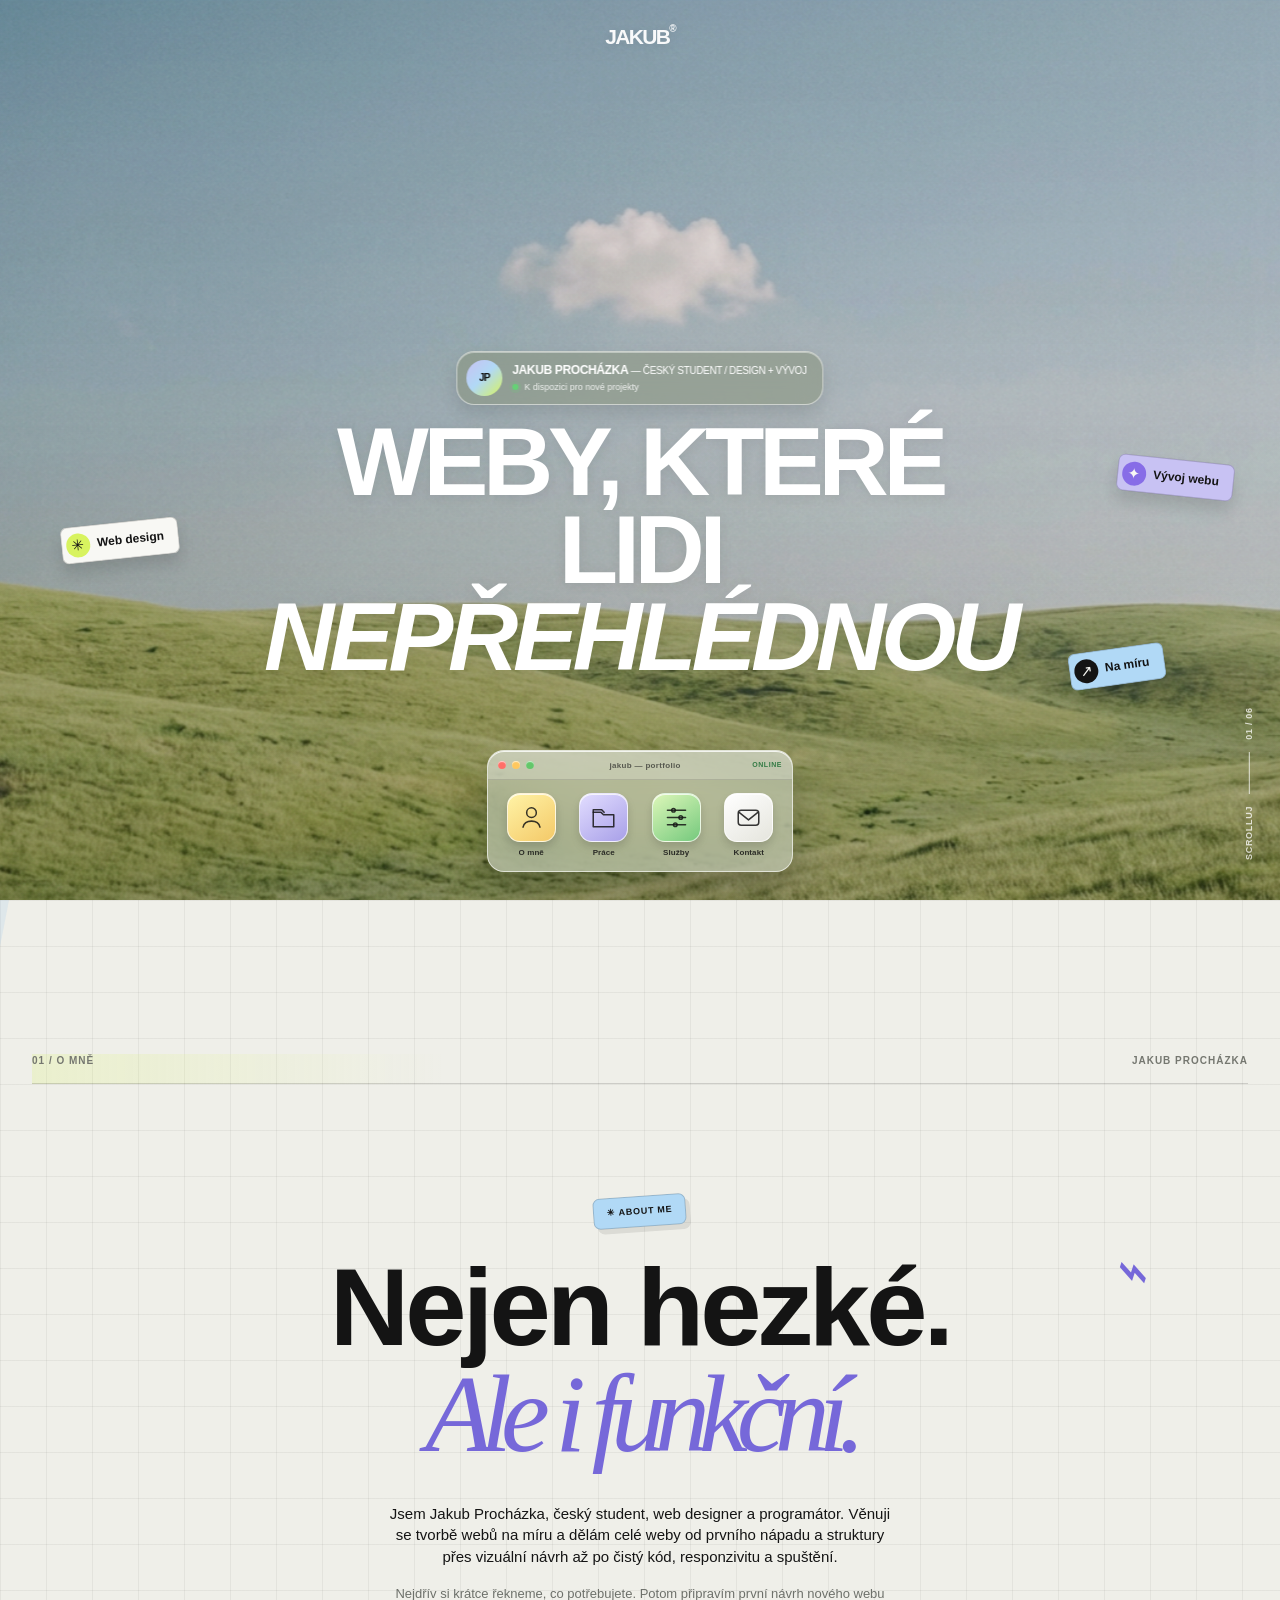
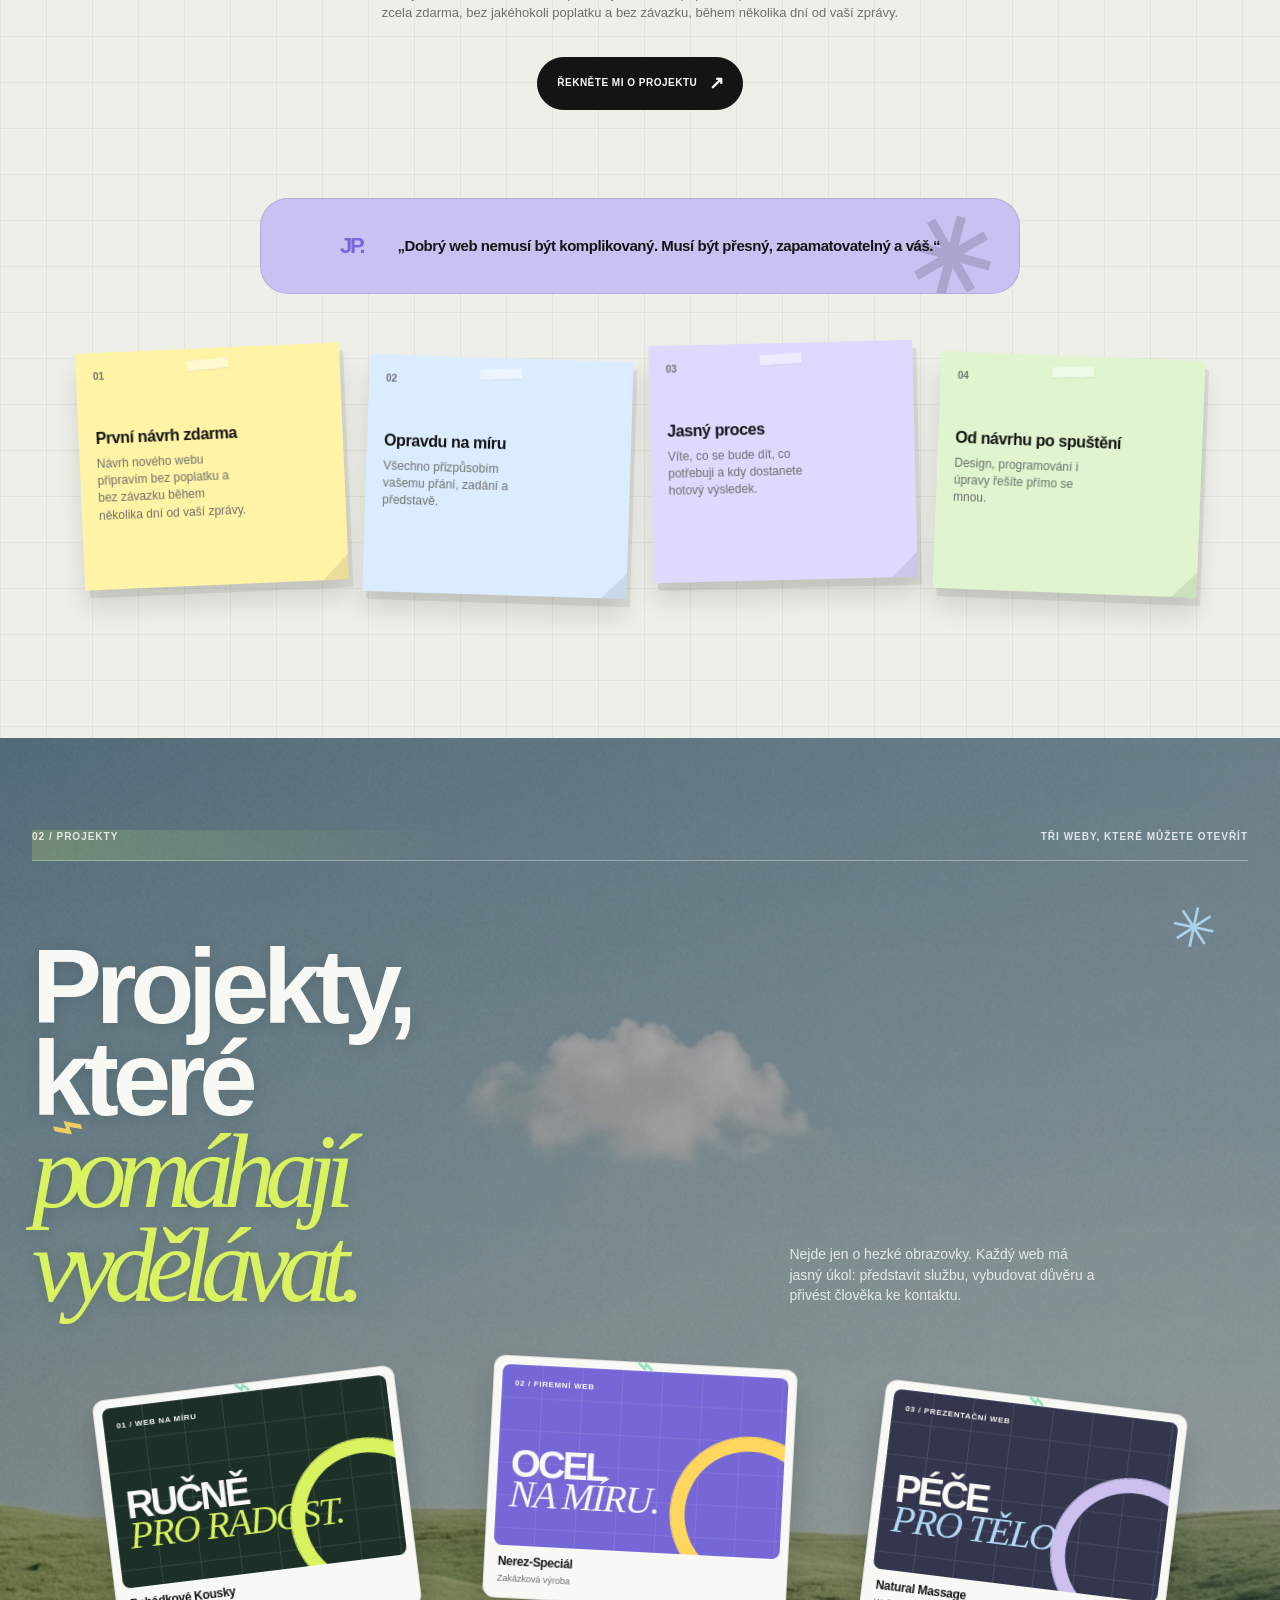
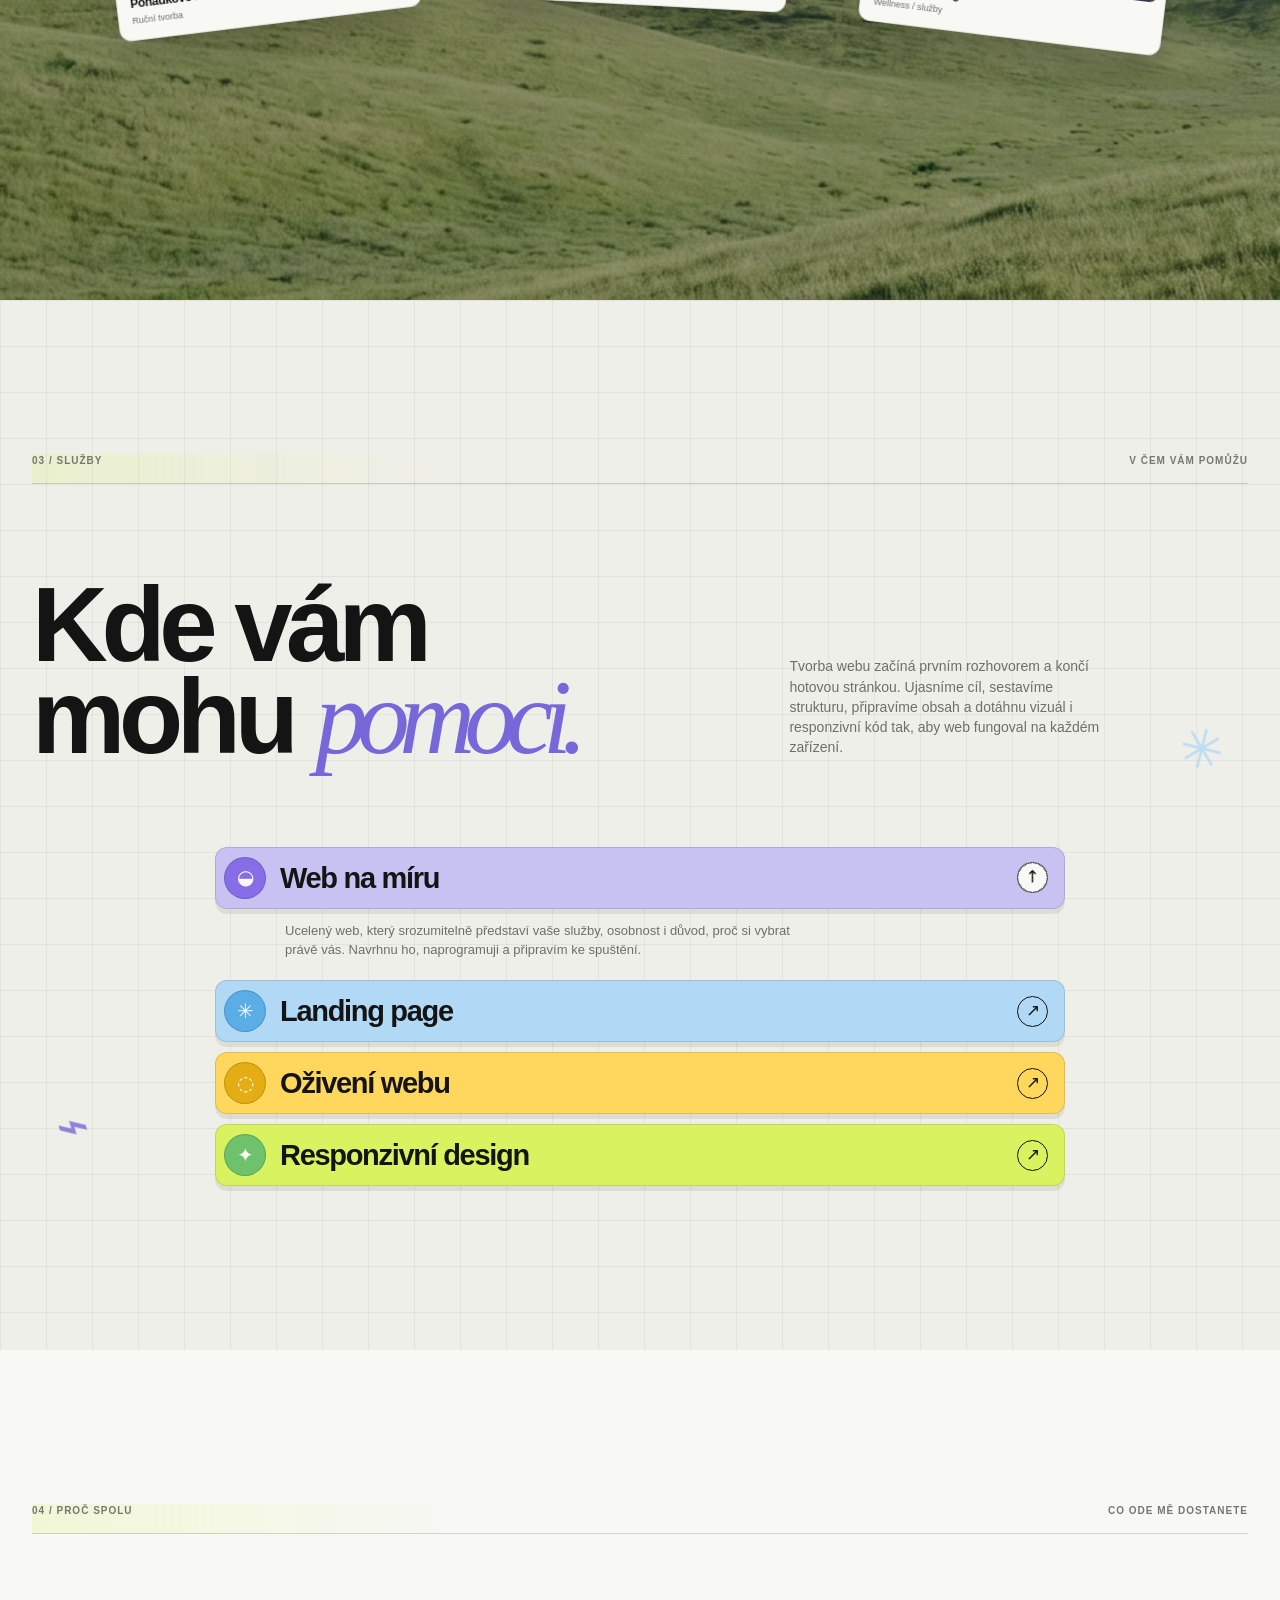
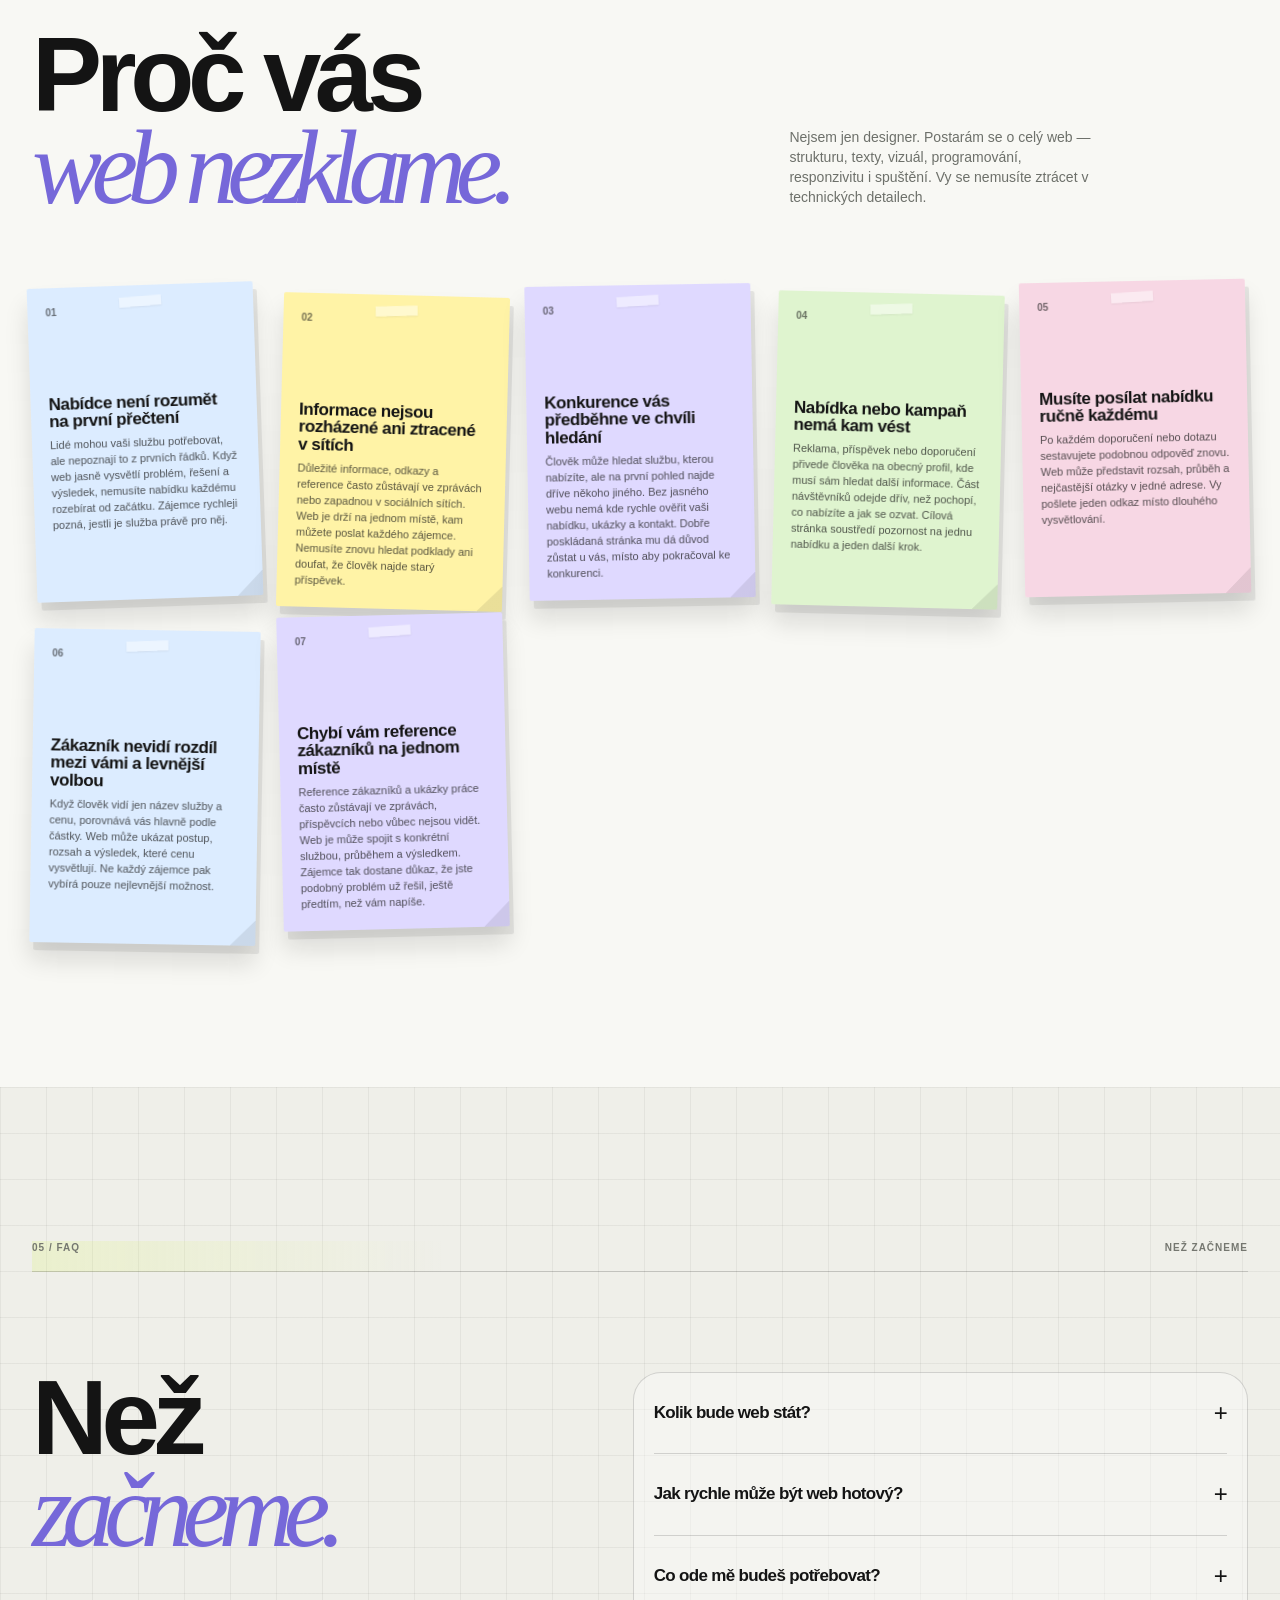
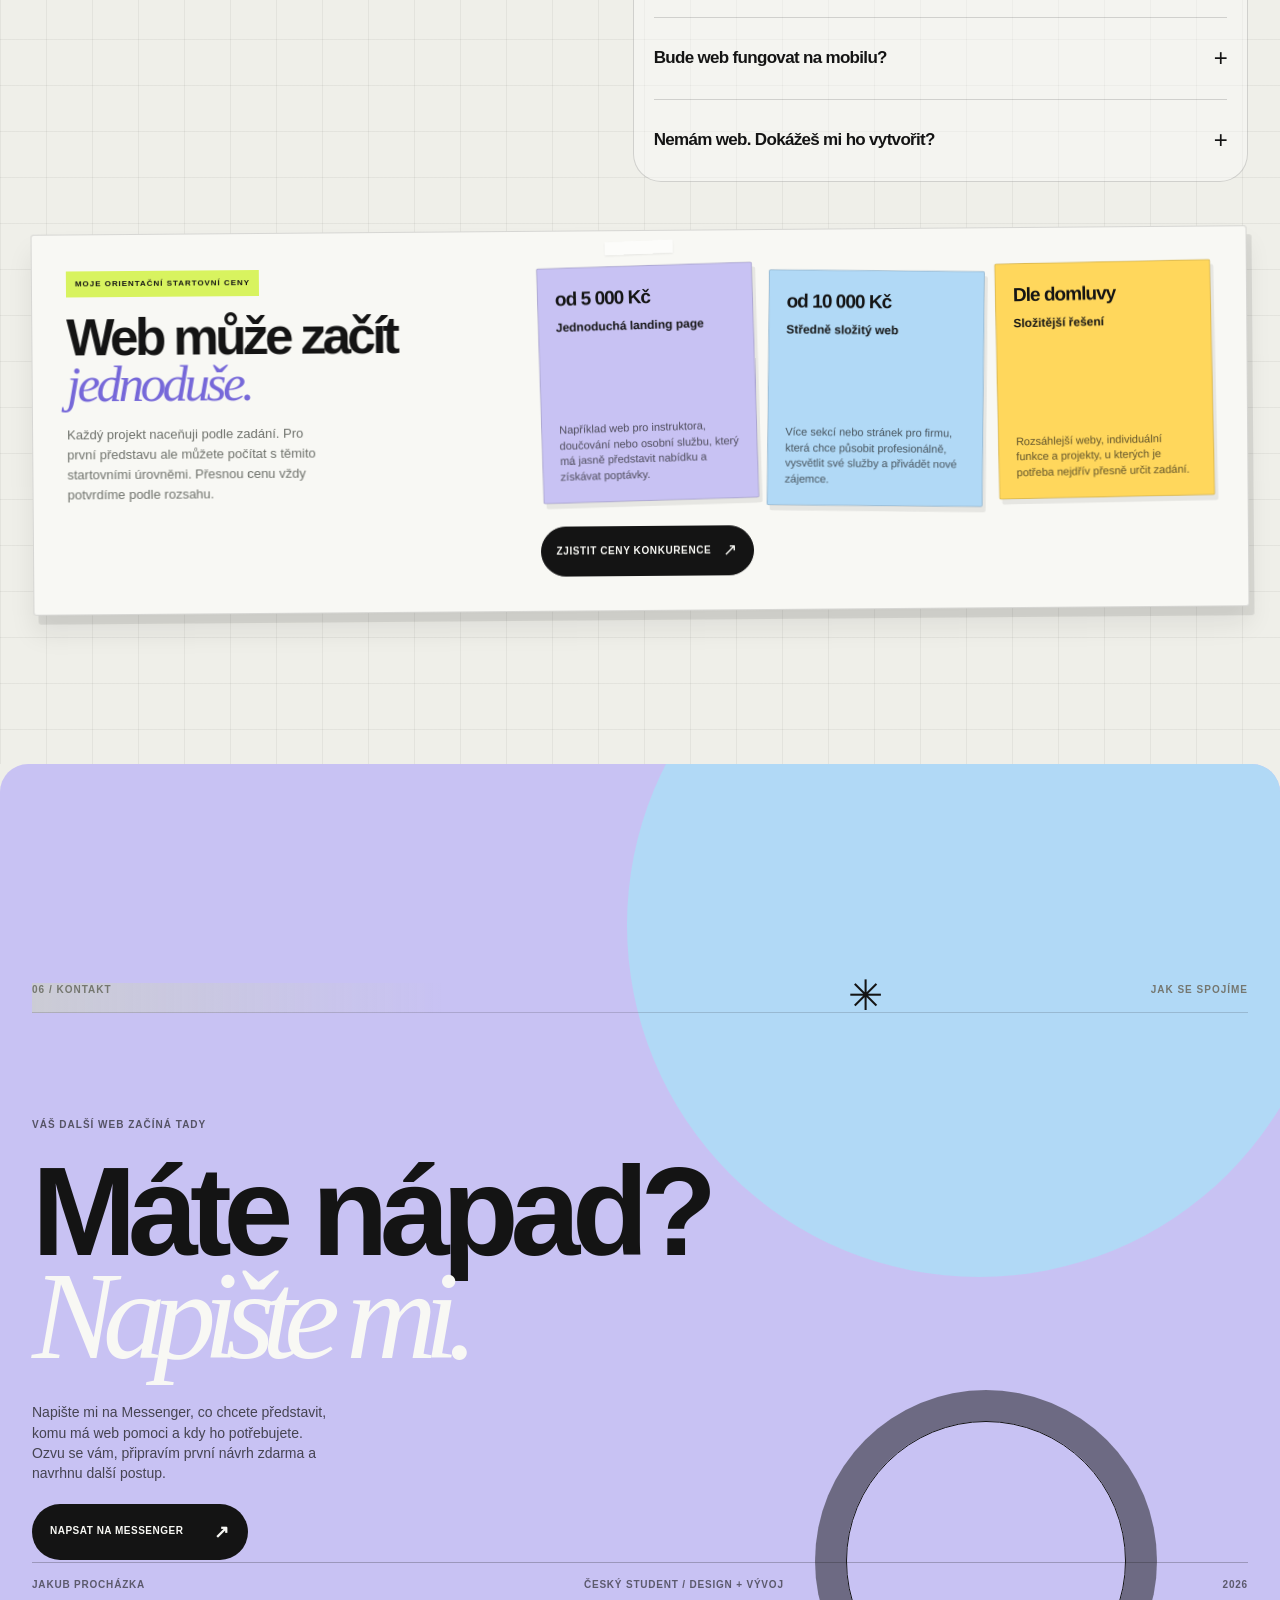
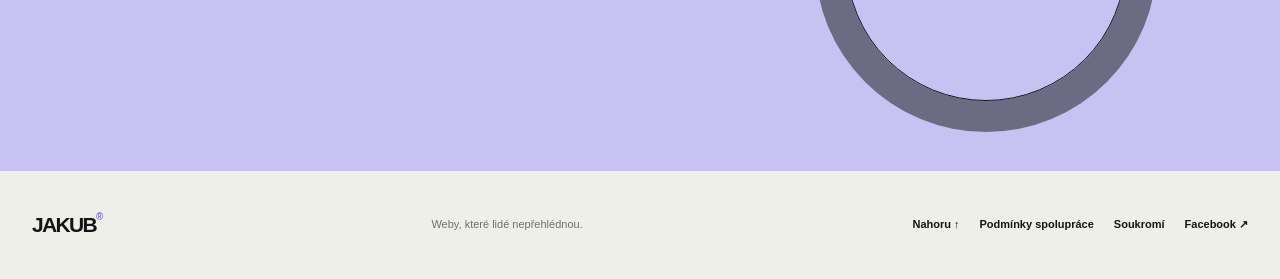
<file: index.html>
<!DOCTYPE html>

<html lang="cs">
<head>
<meta charset="utf-8"/>
<meta content="width=device-width, initial-scale=1" name="viewport"/>
<meta content="#eef0e9" name="theme-color"/>
<meta content="no-referrer" name="referrer"/>
<meta content="index,follow,max-image-preview:large,max-snippet:-1,max-video-preview:-1" name="robots"/>
<meta content="camera=(), microphone=(), geolocation=(), payment=(), usb=(), display-capture=()" http-equiv="Permissions-Policy"/>
<meta content="Nemáte web nebo potřebujete nový? Tvorba webů na míru pro Prahu i celé Česko. Web design, programování a responzivní weby. První návrh zdarma." name="description"/>
<link href="https://johny-coding.github.io/jakub/" rel="canonical"/>
<meta content="website" property="og:type"/>
<meta content="cs_CZ" property="og:locale"/>
<meta content="Tvorba webů na míru | Web design a programování — Jakub Procházka" property="og:title"/>
<meta content="Tvorba webů na míru pro Prahu i celé Česko. Web design, programování a responzivní weby od návrhu po spuštění. První návrh zdarma." property="og:description"/>
<meta content="https://johny-coding.github.io/jakub/" property="og:url"/>
<meta content="https://johny-coding.github.io/jakub/jakub-hero-landscape.png" property="og:image"/>
<meta content="Jakub — web design a programování" property="og:image:alt"/>
<meta content="summary_large_image" name="twitter:card"/>
<meta content="Tvorba webů na míru | Jakub Procházka" name="twitter:title"/>
<meta content="Web design, programování a responzivní weby pro Prahu i celé Česko od návrhu po spuštění." name="twitter:description"/>
<meta content="https://johny-coding.github.io/jakub/jakub-hero-landscape.png" name="twitter:image"/>
<title>Tvorba webů na míru | Web design a programování — Jakub Procházka</title>
<script id="structured-data" type="application/ld+json">
{
  "@context": "https://schema.org",
  "@graph": [
    {
      "@type": "Person",
      "@id": "https://johny-coding.github.io/jakub/#person",
      "name": "Jakub Procházka",
      "jobTitle": "Web designer a programátor",
      "description": "Český student, který navrhuje a programuje celé weby od struktury a vizuálu po responzivní kód a spuštění.",
      "knowsAbout": ["Tvorba webů", "Web design", "Programování webu", "Responzivní web", "Landing page"],
      "sameAs": ["https://www.facebook.com/profile.php?id=61551880232372&locale=cs_CZ"]
    },
    {
      "@type": "WebSite",
      "@id": "https://johny-coding.github.io/jakub/#website",
      "url": "https://johny-coding.github.io/jakub/",
      "name": "Jakub — tvorba webů na míru",
      "description": "Web design, programování a tvorba responzivních webů od návrhu po spuštění.",
      "inLanguage": "cs-CZ",
      "publisher": {"@id": "https://johny-coding.github.io/jakub/#person"}
    },
    {
      "@type": "Service",
      "@id": "https://johny-coding.github.io/jakub/#service",
      "name": "Tvorba webu na míru",
      "serviceType": ["Tvorba webu", "Web design", "Programování webu", "Responzivní web"],
      "provider": {"@id": "https://johny-coding.github.io/jakub/#person"},
      "areaServed": [
        {"@type": "City", "name": "Praha", "containedInPlace": {"@type": "Country", "name": "Česko"}},
        {"@type": "Country", "name": "Česko"}
      ]
    }
  ]
}
</script>
<link href="data:image/svg+xml,%3Csvg xmlns='http://www.w3.org/2000/svg' viewBox='0 0 64 64'%3E%3Crect width='64' height='64' rx='17' fill='%23141414'/%3E%3Cpath d='M17 17v19c0 8 4 12 11 12 7 0 11-4 11-12V17M39 17h8' fill='none' stroke='%23d8f35f' stroke-width='6' stroke-linecap='round'/%3E%3C/svg%3E" rel="icon"/>
<link href="./style.css?v=20260916" rel="stylesheet"/>
</head>
<body>
<main>
<section class="hero" id="top">
<div aria-hidden="true" class="hero__background"><img alt="" src="./jakub-hero-landscape.png"/></div>
<div aria-hidden="true" class="hero__veil"></div>
<div aria-hidden="true" class="hero__noise"></div>
<a aria-label="Jakub — začátek stránky" class="hero__logo" href="#top">JAKUB<span>®</span></a>
<div class="hero__stage">
<div class="profile-chip" data-reveal="">
<div class="profile-chip__avatar">JP</div>
<div class="profile-chip__copy"><strong>JAKUB PROCHÁZKA <small>— ČESKÝ STUDENT / DESIGN + VÝVOJ</small></strong><span><i></i> K dispozici pro nové projekty</span></div>
</div>
<h1 class="hero__title" data-delay="90" data-reveal="">WEBY, KTERÉ<br/>LIDI <em>NEPŘEHLÉDNOU</em></h1>
<div aria-hidden="true" class="hero__tags">
<div class="hero-tag hero-tag--green" data-delay="150" data-reveal=""><b>✳</b> Web design</div>
<div class="hero-tag hero-tag--pink" data-delay="210" data-reveal=""><b>✦</b> Vývoj webu</div>
<div class="hero-tag hero-tag--blue" data-delay="270" data-reveal=""><b>↗</b> Na míru</div>
</div>
</div>
<div aria-label="Rychlá navigace" class="hero__desktop" data-delay="300" data-reveal="">
<div class="desktop-window__bar"><span class="traffic traffic--red"></span><span class="traffic traffic--yellow"></span><span class="traffic traffic--green"></span><strong>jakub — portfolio</strong><small>online</small></div>
<div class="desktop-window__body">
<a class="desktop-icon" href="#about"><span class="desktop-icon__glyph desktop-icon__glyph--about"><svg aria-hidden="true" viewbox="0 0 48 48"><path d="M24 8a8 8 0 1 0 0 16 8 8 0 0 0 0-16Z"/><path d="M10 40c1.5-7 6.2-10 14-10s12.5 3 14 10"/></svg></span><strong>O mně</strong></a>
<a class="desktop-icon" href="#work"><span class="desktop-icon__glyph desktop-icon__glyph--work"><svg aria-hidden="true" viewbox="0 0 48 48"><path d="M7 15.5h13l4 4h17v20H7z"/><path d="M7 15.5V11h14l4 4.5"/></svg></span><strong>Práce</strong></a>
<a class="desktop-icon" href="#services"><span class="desktop-icon__glyph desktop-icon__glyph--services"><svg aria-hidden="true" viewbox="0 0 48 48"><path d="M9 12h30M9 24h30M9 36h30"/><circle cx="19" cy="12" r="3"/><circle cx="31" cy="24" r="3"/><circle cx="22" cy="36" r="3"/></svg></span><strong>Služby</strong></a>
<a class="desktop-icon" href="#contact"><span class="desktop-icon__glyph desktop-icon__glyph--contact"><svg aria-hidden="true" viewbox="0 0 48 48"><rect x="7" y="12" width="34" height="25" rx="5"/><path d="m9 16 15 12 15-12"/></svg></span><strong>Kontakt</strong></a>
</div>
</div>
<div class="hero__scroll"><span>Scrolluj</span><i></i><span>01 / 06</span></div>
</section>
<section aria-labelledby="about-title" class="about section paper-grid" id="about" data-panel>
<div class="page-shell">
<div class="section-head" data-reveal=""><span class="section-label">01 / O MNĚ</span><span class="section-meta">JAKUB PROCHÁZKA</span></div>
<div class="about__intro">
<h2 data-delay="70" data-reveal="" id="about-title"><span>Nejen hezké.</span><span><em>Ale i funkční.</em></span></h2>
<div class="about__copy" data-delay="150" data-reveal=""><p>Jsem Jakub Procházka, český student, web designer a programátor. Věnuji se tvorbě webů na míru a dělám celé weby od prvního nápadu a struktury přes vizuální návrh až po čistý kód, responzivitu a spuštění.</p><p class="muted">Nejdřív si krátce řekneme, co potřebujete. Potom připravím první návrh nového webu zcela zdarma, bez jakéhokoli poplatku a bez závazku, během několika dní od vaší zprávy.</p><a class="line-link about__cta" href="#contact">Řekněte mi o projektu <span>↗</span></a></div>
</div>
<div class="about__statement" data-delay="220" data-reveal=""><span>JP.</span><p>„Dobrý web nemusí být komplikovaný. Musí být přesný, zapamatovatelný a váš.“</p><b class="doodle doodle--spark">✳</b></div>
<div class="about__stats" data-delay="280" data-reveal="">
<article><small>01</small><strong>První návrh zdarma</strong><p>Návrh nového webu připravím bez poplatku a bez závazku během několika dní od vaší zprávy.</p></article>
<article><small>02</small><strong>Opravdu na míru</strong><p>Všechno přizpůsobím vašemu přání, zadání a představě.</p></article>
<article><small>03</small><strong>Jasný proces</strong><p>Víte, co se bude dít, co potřebuji a kdy dostanete hotový výsledek.</p></article>
<article><small>04</small><strong>Od návrhu po spuštění</strong><p>Design, programování i úpravy řešíte přímo se mnou.</p></article>
</div>
</div>
</section>
<section aria-labelledby="work-title" class="work section work-scene" id="work" data-panel>
<div aria-hidden="true" class="work-scene__background"><img alt="" src="./jakub-hero-landscape.png"/></div>
<div aria-hidden="true" class="work-scene__veil"></div>
<div aria-hidden="true" class="work-scene__doodle work-scene__doodle--left">⌁</div><div aria-hidden="true" class="work-scene__doodle work-scene__doodle--right">✳</div>
<div class="page-shell work-scene__inner">
<div class="section-head section-head--light" data-reveal=""><span class="section-label">02 / PROJEKTY</span><span class="section-meta">TŘI WEBY, KTERÉ MŮŽETE OTEVŘÍT</span></div>
<div class="work__heading"><h2 data-delay="70" data-reveal="" id="work-title">Projekty, které<br/><em>pomáhají<br/>vydělávat.</em></h2><p data-delay="150" data-reveal="">Nejde jen o hezké obrazovky. Každý web má jasný úkol: představit službu, vybudovat důvěru a přivést člověka ke kontaktu.</p></div>
<div class="project-gallery" data-delay="210" data-reveal=""><a aria-label="Otevřít web Pohádkové Kousky" class="project-tile project-tile--one" href="https://pohadkovekousky.cz/" rel="noopener noreferrer" target="_blank"><div class="project-thumb project-thumb--one"><span>01 / WEB NA MÍRU</span><strong>RUČNĚ<br/><em>PRO RADOST.</em></strong><i></i></div><div class="project-tile__caption"><strong>Pohádkové Kousky</strong><small>Ruční tvorba</small></div><b class="project-tile__clip">⌁</b></a><a aria-label="Otevřít web Nerez-Speciál" class="project-tile project-tile--two" href="https://www.nerezspecial.cz/" rel="noopener noreferrer" target="_blank"><div class="project-thumb project-thumb--two"><span>02 / FIREMNÍ WEB</span><strong>OCEL<br/><em>NA MÍRU.</em></strong><i></i></div><div class="project-tile__caption"><strong>Nerez-Speciál</strong><small>Zakázková výroba</small></div><b class="project-tile__clip">⌁</b></a><a aria-label="Otevřít web Natural Massage" class="project-tile project-tile--three" href="https://johny-coding.github.io/message/" rel="noopener noreferrer" target="_blank"><div class="project-thumb project-thumb--three"><span>03 / PREZENTAČNÍ WEB</span><strong>PÉČE<br/><em>PRO TĚLO.</em></strong><i></i></div><div class="project-tile__caption"><strong>Natural Massage</strong><small>Wellness / služby</small></div><b class="project-tile__clip">⌁</b></a></div>
</div>
</section>
<section aria-labelledby="services-title" class="services section paper-grid" id="services" data-panel>
<div class="page-shell services__inner">
<div class="section-head" data-reveal=""><span class="section-label">03 / SLUŽBY</span><span class="section-meta">V ČEM VÁM POMŮŽU</span></div>
<div class="services__heading"><h2 data-delay="70" data-reveal="" id="services-title">Kde vám<br/>mohu <em>pomoci.</em></h2><p data-delay="150" data-reveal="">Tvorba webu začíná prvním rozhovorem a končí hotovou stránkou. Ujasníme cíl, sestavíme strukturu, připravíme obsah a dotáhnu vizuál i responzivní kód tak, aby web fungoval na každém zařízení.</p></div>
<div class="service-bars" data-delay="210" data-reveal="">
<details open=""><summary><span class="service-icon service-icon--pink">◒</span><strong>Web na míru</strong><b>↗</b></summary><p>Ucelený web, který srozumitelně představí vaše služby, osobnost i důvod, proč si vybrat právě vás. Navrhnu ho, naprogramuji a připravím ke spuštění.</p></details>
<details><summary><span class="service-icon service-icon--blue">✳</span><strong>Landing page</strong><b>↗</b></summary><p>Jedna soustředěná stránka pro instruktora, doučování, osobní službu nebo nabídku. Jasný cíl, logická cesta a výrazná výzva k akci, která pomáhá získávat poptávky.</p></details>
<details><summary><span class="service-icon service-icon--yellow">◌</span><strong>Oživení webu</strong><b>↗</b></summary><p>Přepracuji současný web tak, aby se lépe četl, působil současně a vedl návštěvníka k důležitému kroku. Upravím strukturu, vzhled i kód.</p></details>
<details><summary><span class="service-icon service-icon--green">✦</span><strong>Responzivní design</strong><b>↗</b></summary><p>Každý blok promyslím a otestuji pro počítač, tablet i telefon, aby se obsah nikde nerozpadal a ovládání zůstalo přirozené.</p></details>
</div>
<span aria-hidden="true" class="doodle services__doodle services__doodle--left">⌁</span><span aria-hidden="true" class="doodle services__doodle services__doodle--right">✳</span>
</div>
</section>
<section aria-labelledby="proof-title" class="proof section section--white" data-panel>
<div class="page-shell">
<div class="section-head" data-reveal=""><span class="section-label">04 / PROČ SPOLU</span><span class="section-meta">CO ODE MĚ DOSTANETE</span></div>
<div class="proof__heading"><h2 data-delay="70" data-reveal="" id="proof-title">Proč vás<br/><em>web nezklame.</em></h2><p data-delay="150" data-reveal="">Nejsem jen designer. Postarám se o celý web — strukturu, texty, vizuál, programování, responzivitu i spuštění. Vy se nemusíte ztrácet v technických detailech.</p></div>
<div class="proof__cards" data-delay="220" data-reveal=""><article><span>01</span><strong>Nabídce není rozumět na první přečtení</strong><p>Lidé mohou vaši službu potřebovat, ale nepoznají to z prvních řádků. Když web jasně vysvětlí problém, řešení a výsledek, nemusíte nabídku každému rozebírat od začátku. Zájemce rychleji pozná, jestli je služba právě pro něj.</p></article><article><span>02</span><strong>Informace nejsou rozházené ani ztracené v sítích</strong><p>Důležité informace, odkazy a reference často zůstávají ve zprávách nebo zapadnou v sociálních sítích. Web je drží na jednom místě, kam můžete poslat každého zájemce. Nemusíte znovu hledat podklady ani doufat, že člověk najde starý příspěvek.</p></article><article><span>03</span><strong>Konkurence vás předběhne ve chvíli hledání</strong><p>Člověk může hledat službu, kterou nabízíte, ale na první pohled najde dříve někoho jiného. Bez jasného webu nemá kde rychle ověřit vaši nabídku, ukázky a kontakt. Dobře poskládaná stránka mu dá důvod zůstat u vás, místo aby pokračoval ke konkurenci.</p></article><article><span>04</span><strong>Nabídka nebo kampaň nemá kam vést</strong><p>Reklama, příspěvek nebo doporučení přivede člověka na obecný profil, kde musí sám hledat další informace. Část návštěvníků odejde dřív, než pochopí, co nabízíte a jak se ozvat. Cílová stránka soustředí pozornost na jednu nabídku a jeden další krok.</p></article><article><span>05</span><strong>Musíte posílat nabídku ručně každému</strong><p>Po každém doporučení nebo dotazu sestavujete podobnou odpověď znovu. Web může představit rozsah, průběh a nejčastější otázky v jedné adrese. Vy pošlete jeden odkaz místo dlouhého vysvětlování.</p></article><article><span>06</span><strong>Zákazník nevidí rozdíl mezi vámi a levnější volbou</strong><p>Když člověk vidí jen název služby a cenu, porovnává vás hlavně podle částky. Web může ukázat postup, rozsah a výsledek, které cenu vysvětlují. Ne každý zájemce pak vybírá pouze nejlevnější možnost.</p></article><article><span>07</span><strong>Chybí vám reference zákazníků na jednom místě</strong><p>Reference zákazníků a ukázky práce často zůstávají ve zprávách, příspěvcích nebo vůbec nejsou vidět. Web je může spojit s konkrétní službou, průběhem a výsledkem. Zájemce tak dostane důkaz, že jste podobný problém už řešil, ještě předtím, než vám napíše.</p></article></div>
</div>
</section>
<section aria-labelledby="faq-title" class="faq section paper-grid" data-panel>
<div class="page-shell">
<div class="section-head" data-reveal=""><span class="section-label">05 / FAQ</span><span class="section-meta">NEŽ ZAČNEME</span></div>
<div class="faq__grid"><h2 data-delay="70" data-reveal="" id="faq-title">Než<br/><em>začneme.</em></h2><div class="faq__list" data-delay="150" data-reveal=""><details><summary>Kolik bude web stát?<b>+</b></summary><p>Cena se odvíjí od rozsahu a náročnosti. Nejdřív si ujasníme, co má web vyřešit, a potom dostanete konkrétní cenu.</p></details><details><summary>Jak rychle může být web hotový?<b>+</b></summary><p>U menšího webu se od schválení směru a dodání podkladů můžeme posunout k hotovému výsledku během několika dní.</p></details><details><summary>Co ode mě budeš potřebovat?<b>+</b></summary><p>Stačí základní představa, informace o vašich službách a vše, co už máte připravené. S texty i strukturou vám pomůžu.</p></details><details><summary>Bude web fungovat na mobilu?<b>+</b></summary><p>Ano. Každý web stavím responzivně, takže se přirozeně přizpůsobí počítači, tabletu i telefonu.</p></details><details><summary>Nemám web. Dokážeš mi ho vytvořit?<b>+</b></summary><p>Ano. Pomůžu vám od první struktury a textů přes vizuální návrh a programování až po spuštění hotového webu.</p></details></div></div>
<div class="pricing-card" data-delay="220" data-reveal=""><div class="pricing-card__intro"><span class="pricing-card__label">MOJE ORIENTAČNÍ STARTOVNÍ CENY</span><h3>Web může začít<br/><em>jednoduše.</em></h3><p>Každý projekt naceňuji podle zadání. Pro první představu ale můžete počítat s těmito startovními úrovněmi. Přesnou cenu vždy potvrdíme podle rozsahu.</p></div><div class="pricing-card__tiers"><div><strong>od 5 000 Kč</strong><span>Jednoduchá landing page</span><p>Například web pro instruktora, doučování nebo osobní službu, který má jasně představit nabídku a získávat poptávky.</p></div><div><strong>od 10 000 Kč</strong><span>Středně složitý web</span><p>Více sekcí nebo stránek pro firmu, která chce působit profesionálně, vysvětlit své služby a přivádět nové zájemce.</p></div><div><strong>Dle domluvy</strong><span>Složitější řešení</span><p>Rozsáhlejší weby, individuální funkce a projekty, u kterých je potřeba nejdřív přesně určit zadání.</p></div></div><a class="pricing-card__link" href="https://pajskr.cz/cena-webovych-stranek/" rel="noopener noreferrer" target="_blank">Zjistit ceny konkurence <span>↗</span></a></div>
</div>
</section>
<section aria-labelledby="contact-title" class="contact section" id="contact" data-panel>
<div aria-hidden="true" class="contact__background"><div class="contact__sun"></div><div class="contact__shape"></div><span class="contact__spark">✳</span></div>
<div class="page-shell contact__inner">
<div class="section-head section-head--dark" data-reveal=""><span class="section-label">06 / KONTAKT</span><span class="section-meta">JAK SE SPOJÍME</span></div>
<div class="contact__body" data-delay="100" data-reveal=""><p class="eyebrow">Váš další web začíná tady</p><h2 id="contact-title">Máte nápad?<br/><em>Napište mi.</em></h2><p>Napište mi na Messenger, co chcete představit, komu má web pomoci a kdy ho potřebujete. Ozvu se vám, připravím první návrh zdarma a navrhnu další postup.</p><a class="contact__button" href="https://www.facebook.com/profile.php?id=61551880232372&amp;locale=cs_CZ" rel="noopener" target="_blank">Napsat na Messenger <span>↗</span></a></div>
<div class="contact__footer"><span>Jakub Procházka</span><span>Český student / design + vývoj</span><span>2026</span></div>
</div>
</section>
</main>
<footer class="footer page-shell"><a class="footer__logo" href="#top">JAKUB<span>®</span></a><p>Weby, které lidé nepřehlédnou.</p><div><a href="#top">Nahoru ↑</a><a href="./podminky.html">Podmínky spolupráce</a><a href="./soukromi.html">Soukromí</a><a href="https://www.facebook.com/profile.php?id=61551880232372&amp;locale=cs_CZ" rel="noopener noreferrer" target="_blank">Facebook ↗</a></div></footer>
<script src="./script.js?v=20260916"></script>
</body>
</html>
</file>
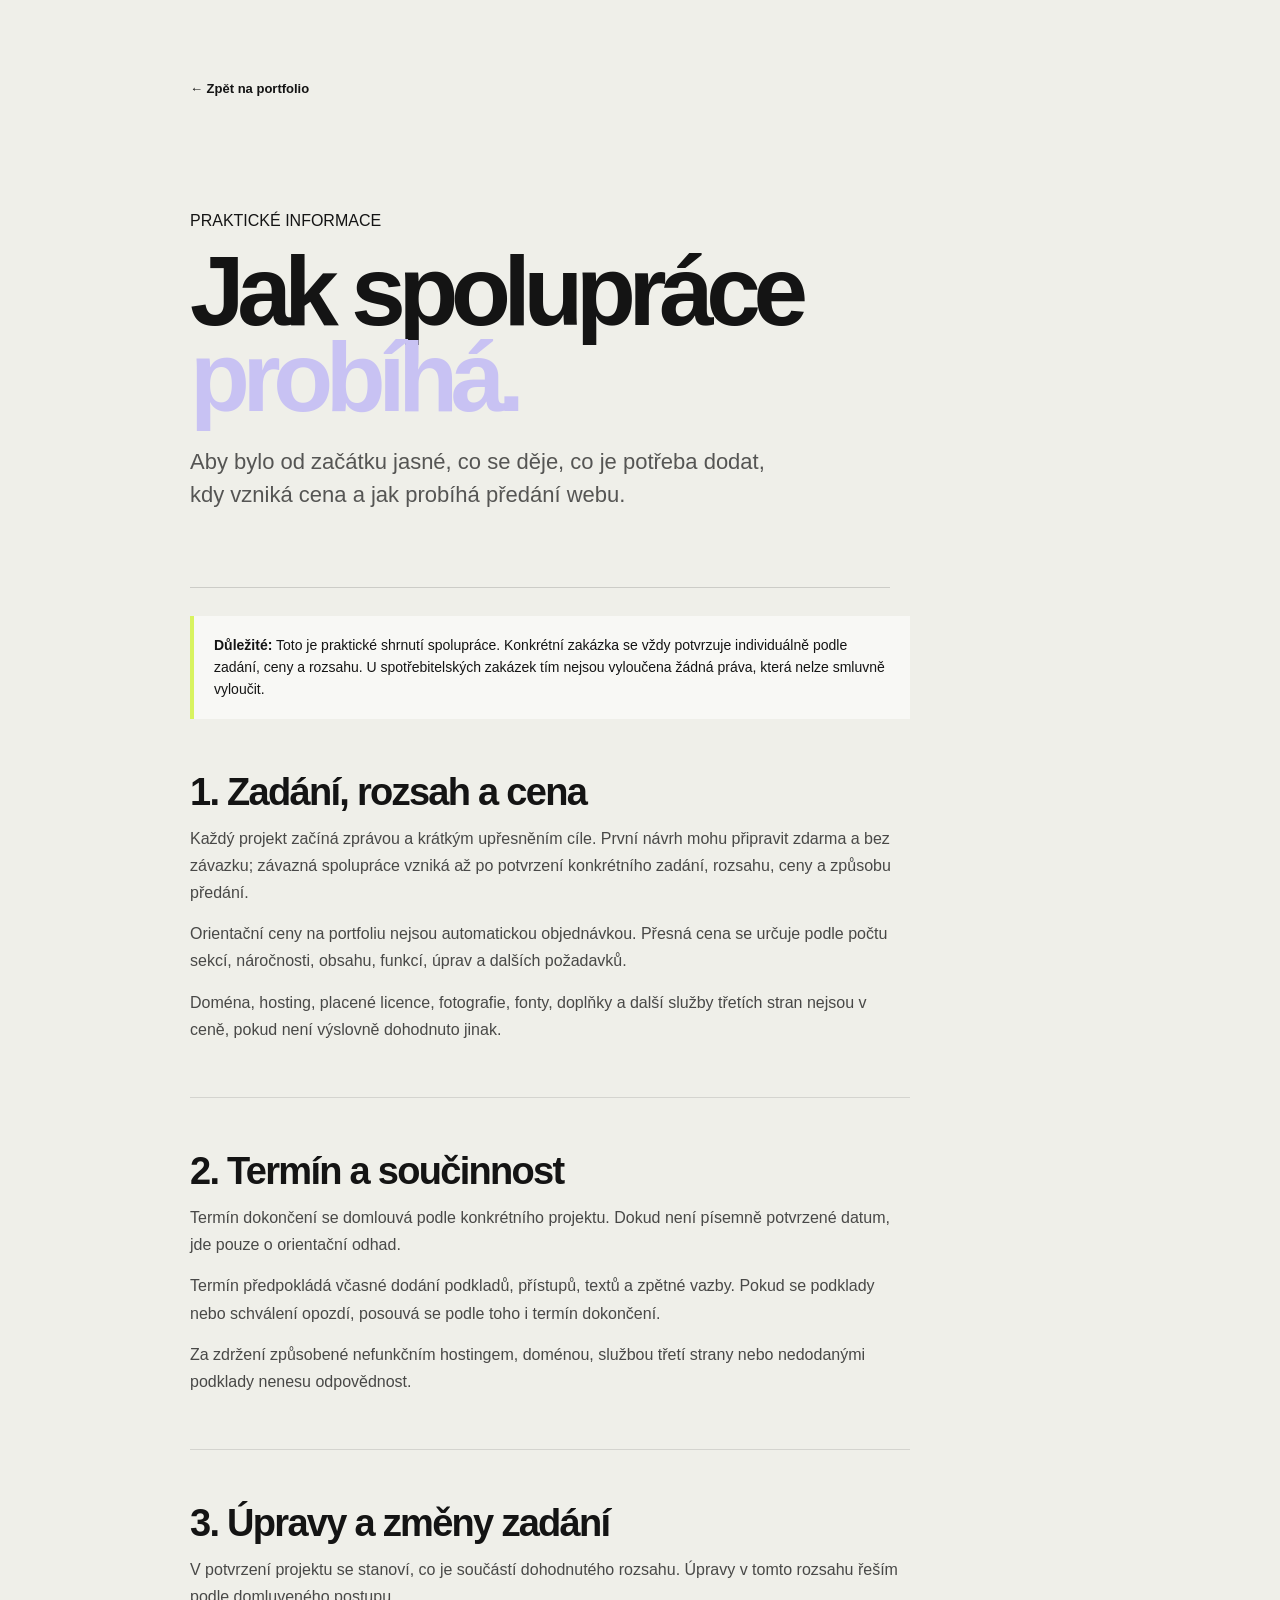
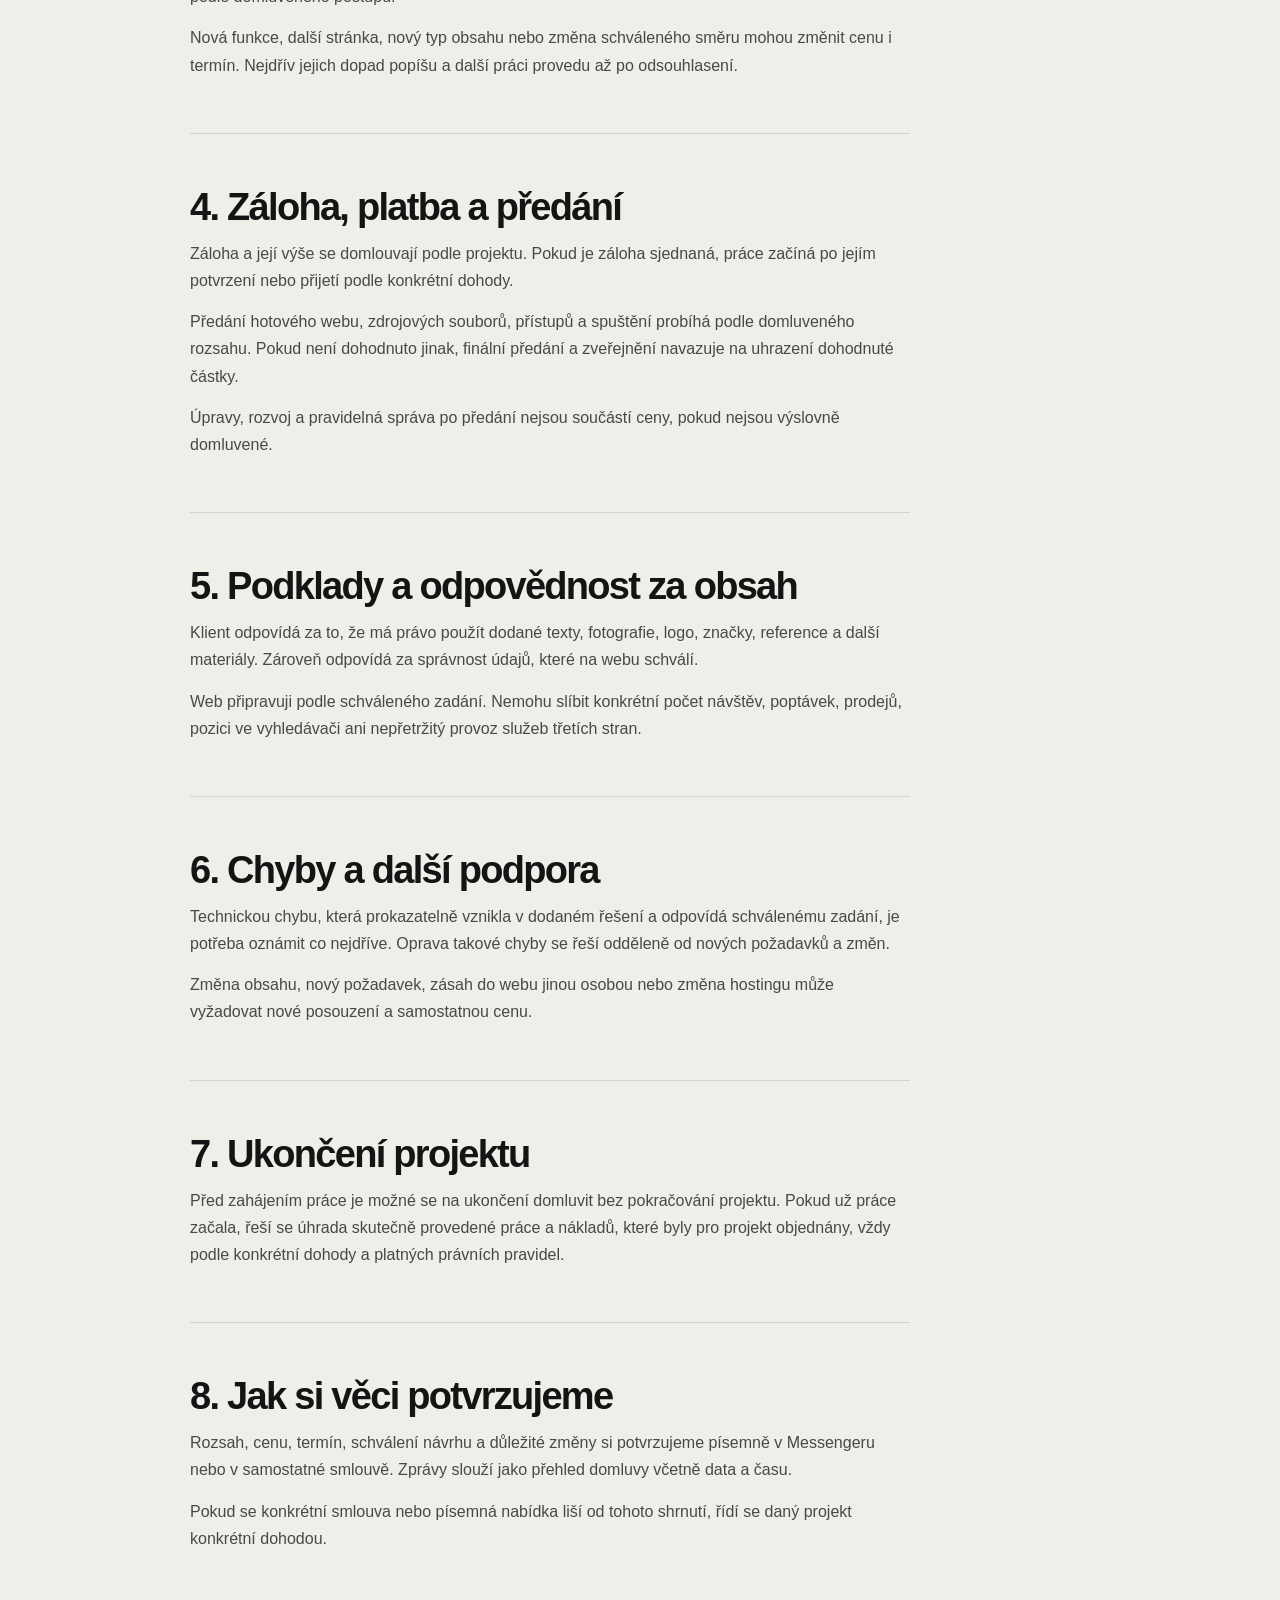
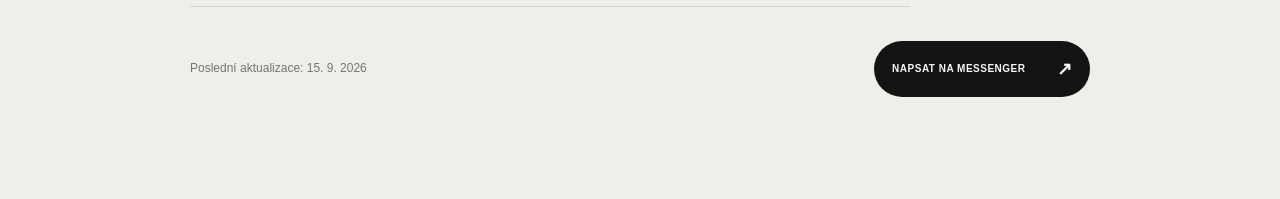
<file: podminky.html>
<!doctype html>
<html lang="cs">
<head>
<meta charset="utf-8"/>
<meta content="width=device-width, initial-scale=1" name="viewport"/>
<meta content="#eef0e9" name="theme-color"/>
<meta content="no-referrer" name="referrer"/>
<meta content="index,follow" name="robots"/>
<meta content="Praktické podmínky spolupráce při tvorbě webu s Jakubem Procházkou." name="description"/>
<link href="https://johny-coding.github.io/jakub/podminky.html" rel="canonical"/>
<title>Podmínky spolupráce | Jakub Procházka</title>
<link href="./style.css?v=20260916" rel="stylesheet"/>
</head>
<body class="legal-page">
<main class="legal-main page-shell">
<a class="legal-back" href="./index.html">← Zpět na portfolio</a>
<header class="legal-header">
<p class="eyebrow">PRAKTICKÉ INFORMACE</p>
<h1>Jak spolupráce<br/><em>probíhá.</em></h1>
<p class="legal-lead">Aby bylo od začátku jasné, co se děje, co je potřeba dodat, kdy vzniká cena a jak probíhá předání webu.</p>
</header>
<div class="legal-note"><strong>Důležité:</strong> Toto je praktické shrnutí spolupráce. Konkrétní zakázka se vždy potvrzuje individuálně podle zadání, ceny a rozsahu. U spotřebitelských zakázek tím nejsou vyloučena žádná práva, která nelze smluvně vyloučit.</div>
<section class="legal-section">
<h2>1. Zadání, rozsah a cena</h2>
<p>Každý projekt začíná zprávou a krátkým upřesněním cíle. První návrh mohu připravit zdarma a bez závazku; závazná spolupráce vzniká až po potvrzení konkrétního zadání, rozsahu, ceny a způsobu předání.</p>
<p>Orientační ceny na portfoliu nejsou automatickou objednávkou. Přesná cena se určuje podle počtu sekcí, náročnosti, obsahu, funkcí, úprav a dalších požadavků.</p>
<p>Doména, hosting, placené licence, fotografie, fonty, doplňky a další služby třetích stran nejsou v ceně, pokud není výslovně dohodnuto jinak.</p>
</section>
<section class="legal-section">
<h2>2. Termín a součinnost</h2>
<p>Termín dokončení se domlouvá podle konkrétního projektu. Dokud není písemně potvrzené datum, jde pouze o orientační odhad.</p>
<p>Termín předpokládá včasné dodání podkladů, přístupů, textů a zpětné vazby. Pokud se podklady nebo schválení opozdí, posouvá se podle toho i termín dokončení.</p>
<p>Za zdržení způsobené nefunkčním hostingem, doménou, službou třetí strany nebo nedodanými podklady nenesu odpovědnost.</p>
</section>
<section class="legal-section">
<h2>3. Úpravy a změny zadání</h2>
<p>V potvrzení projektu se stanoví, co je součástí dohodnutého rozsahu. Úpravy v tomto rozsahu řeším podle domluveného postupu.</p>
<p>Nová funkce, další stránka, nový typ obsahu nebo změna schváleného směru mohou změnit cenu i termín. Nejdřív jejich dopad popíšu a další práci provedu až po odsouhlasení.</p>
</section>
<section class="legal-section">
<h2>4. Záloha, platba a předání</h2>
<p>Záloha a její výše se domlouvají podle projektu. Pokud je záloha sjednaná, práce začíná po jejím potvrzení nebo přijetí podle konkrétní dohody.</p>
<p>Předání hotového webu, zdrojových souborů, přístupů a spuštění probíhá podle domluveného rozsahu. Pokud není dohodnuto jinak, finální předání a zveřejnění navazuje na uhrazení dohodnuté částky.</p>
<p>Úpravy, rozvoj a pravidelná správa po předání nejsou součástí ceny, pokud nejsou výslovně domluvené.</p>
</section>
<section class="legal-section">
<h2>5. Podklady a odpovědnost za obsah</h2>
<p>Klient odpovídá za to, že má právo použít dodané texty, fotografie, logo, značky, reference a další materiály. Zároveň odpovídá za správnost údajů, které na webu schválí.</p>
<p>Web připravuji podle schváleného zadání. Nemohu slíbit konkrétní počet návštěv, poptávek, prodejů, pozici ve vyhledávači ani nepřetržitý provoz služeb třetích stran.</p>
</section>
<section class="legal-section">
<h2>6. Chyby a další podpora</h2>
<p>Technickou chybu, která prokazatelně vznikla v dodaném řešení a odpovídá schválenému zadání, je potřeba oznámit co nejdříve. Oprava takové chyby se řeší odděleně od nových požadavků a změn.</p>
<p>Změna obsahu, nový požadavek, zásah do webu jinou osobou nebo změna hostingu může vyžadovat nové posouzení a samostatnou cenu.</p>
</section>
<section class="legal-section">
<h2>7. Ukončení projektu</h2>
<p>Před zahájením práce je možné se na ukončení domluvit bez pokračování projektu. Pokud už práce začala, řeší se úhrada skutečně provedené práce a nákladů, které byly pro projekt objednány, vždy podle konkrétní dohody a platných právních pravidel.</p>
</section>
<section class="legal-section">
<h2>8. Jak si věci potvrzujeme</h2>
<p>Rozsah, cenu, termín, schválení návrhu a důležité změny si potvrzujeme písemně v Messengeru nebo v samostatné smlouvě. Zprávy slouží jako přehled domluvy včetně data a času.</p>
<p>Pokud se konkrétní smlouva nebo písemná nabídka liší od tohoto shrnutí, řídí se daný projekt konkrétní dohodou.</p>
</section>
<footer class="legal-footer">
<p>Poslední aktualizace: 15. 9. 2026</p>
<a class="contact__button" href="https://www.facebook.com/profile.php?id=61551880232372&amp;locale=cs_CZ" rel="noopener noreferrer" target="_blank">Napsat na Messenger <span>↗</span></a>
</footer>
</main>
</body>
</html>
</file>
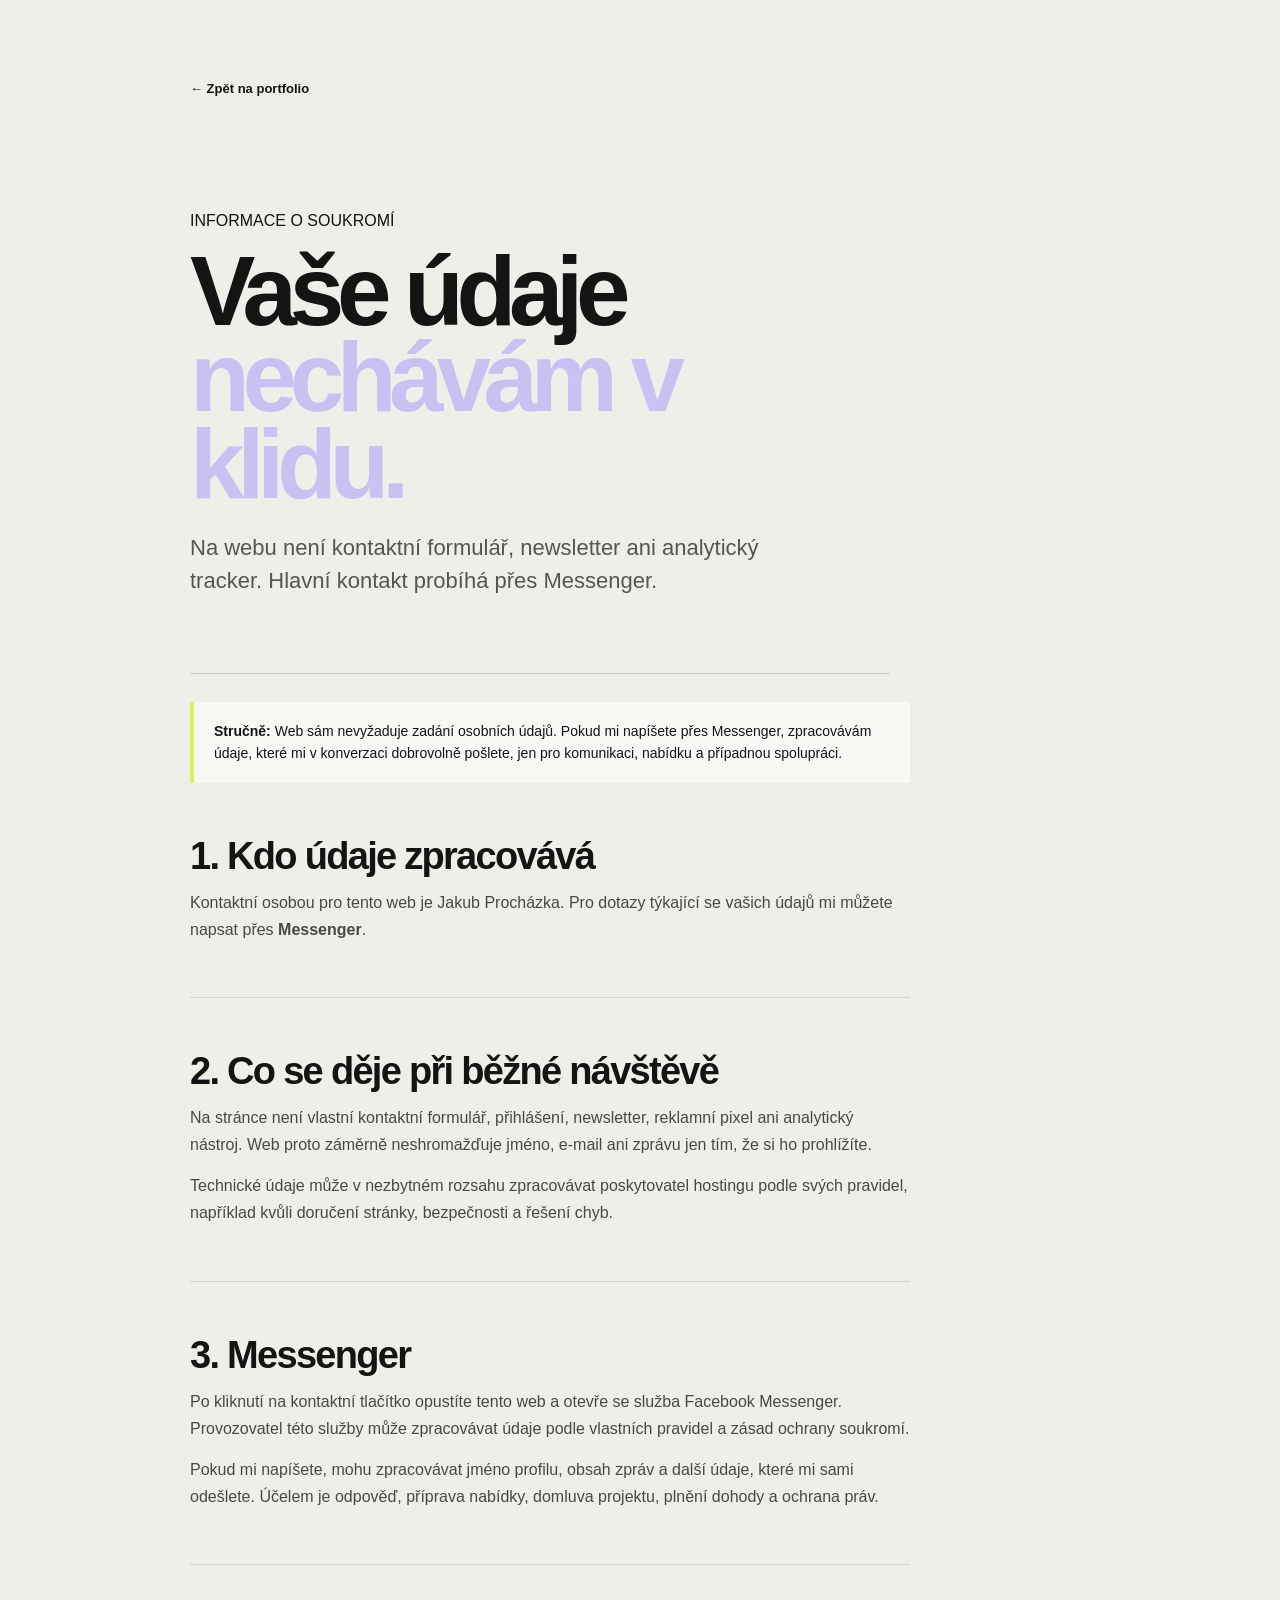
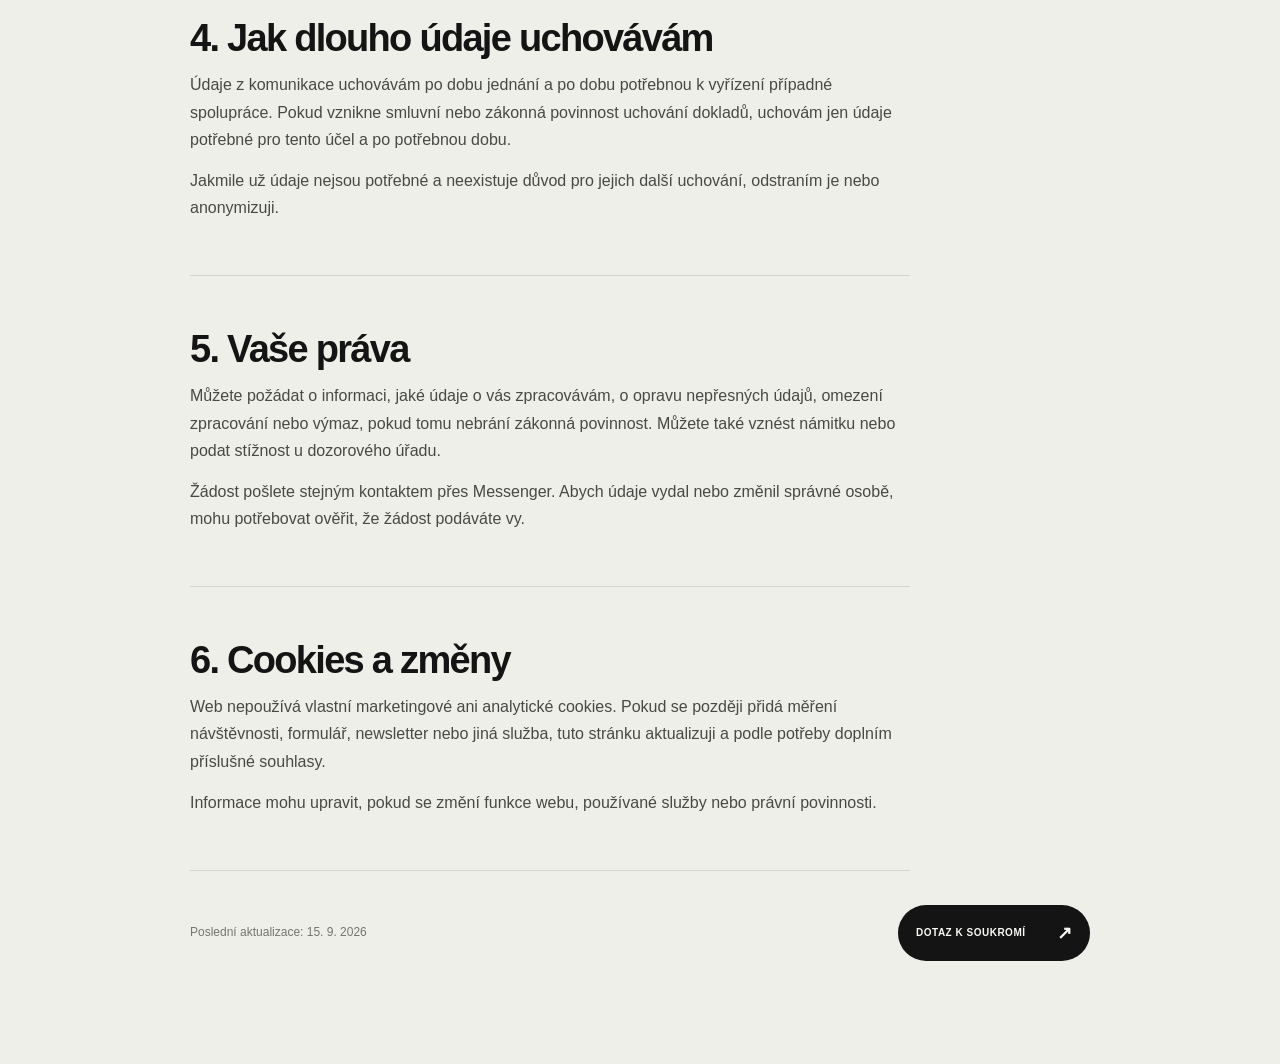
<file: soukromi.html>
<!doctype html>
<html lang="cs">
<head>
<meta charset="utf-8"/>
<meta content="width=device-width, initial-scale=1" name="viewport"/>
<meta content="#eef0e9" name="theme-color"/>
<meta content="no-referrer" name="referrer"/>
<meta content="index,follow" name="robots"/>
<meta content="Informace o zpracování osobních údajů na portfoliovém webu Jakuba Procházky." name="description"/>
<link href="https://johny-coding.github.io/jakub/soukromi.html" rel="canonical"/>
<title>Soukromí | Jakub Procházka</title>
<link href="./style.css?v=20260916" rel="stylesheet"/>
</head>
<body class="legal-page">
<main class="legal-main page-shell">
<a class="legal-back" href="./index.html">← Zpět na portfolio</a>
<header class="legal-header">
<p class="eyebrow">INFORMACE O SOUKROMÍ</p>
<h1>Vaše údaje<br/><em>nechávám v klidu.</em></h1>
<p class="legal-lead">Na webu není kontaktní formulář, newsletter ani analytický tracker. Hlavní kontakt probíhá přes Messenger.</p>
</header>
<div class="legal-note"><strong>Stručně:</strong> Web sám nevyžaduje zadání osobních údajů. Pokud mi napíšete přes Messenger, zpracovávám údaje, které mi v konverzaci dobrovolně pošlete, jen pro komunikaci, nabídku a případnou spolupráci.</div>
<section class="legal-section">
<h2>1. Kdo údaje zpracovává</h2>
<p>Kontaktní osobou pro tento web je Jakub Procházka. Pro dotazy týkající se vašich údajů mi můžete napsat přes <a href="https://www.facebook.com/profile.php?id=61551880232372&amp;locale=cs_CZ" rel="noopener noreferrer" target="_blank">Messenger</a>.</p>
</section>
<section class="legal-section">
<h2>2. Co se děje při běžné návštěvě</h2>
<p>Na stránce není vlastní kontaktní formulář, přihlášení, newsletter, reklamní pixel ani analytický nástroj. Web proto záměrně neshromažďuje jméno, e-mail ani zprávu jen tím, že si ho prohlížíte.</p>
<p>Technické údaje může v nezbytném rozsahu zpracovávat poskytovatel hostingu podle svých pravidel, například kvůli doručení stránky, bezpečnosti a řešení chyb.</p>
</section>
<section class="legal-section">
<h2>3. Messenger</h2>
<p>Po kliknutí na kontaktní tlačítko opustíte tento web a otevře se služba Facebook Messenger. Provozovatel této služby může zpracovávat údaje podle vlastních pravidel a zásad ochrany soukromí.</p>
<p>Pokud mi napíšete, mohu zpracovávat jméno profilu, obsah zpráv a další údaje, které mi sami odešlete. Účelem je odpověď, příprava nabídky, domluva projektu, plnění dohody a ochrana práv.</p>
</section>
<section class="legal-section">
<h2>4. Jak dlouho údaje uchovávám</h2>
<p>Údaje z komunikace uchovávám po dobu jednání a po dobu potřebnou k vyřízení případné spolupráce. Pokud vznikne smluvní nebo zákonná povinnost uchování dokladů, uchovám jen údaje potřebné pro tento účel a po potřebnou dobu.</p>
<p>Jakmile už údaje nejsou potřebné a neexistuje důvod pro jejich další uchování, odstraním je nebo anonymizuji.</p>
</section>
<section class="legal-section">
<h2>5. Vaše práva</h2>
<p>Můžete požádat o informaci, jaké údaje o vás zpracovávám, o opravu nepřesných údajů, omezení zpracování nebo výmaz, pokud tomu nebrání zákonná povinnost. Můžete také vznést námitku nebo podat stížnost u dozorového úřadu.</p>
<p>Žádost pošlete stejným kontaktem přes Messenger. Abych údaje vydal nebo změnil správné osobě, mohu potřebovat ověřit, že žádost podáváte vy.</p>
</section>
<section class="legal-section">
<h2>6. Cookies a změny</h2>
<p>Web nepoužívá vlastní marketingové ani analytické cookies. Pokud se později přidá měření návštěvnosti, formulář, newsletter nebo jiná služba, tuto stránku aktualizuji a podle potřeby doplním příslušné souhlasy.</p>
<p>Informace mohu upravit, pokud se změní funkce webu, používané služby nebo právní povinnosti.</p>
</section>
<footer class="legal-footer">
<p>Poslední aktualizace: 15. 9. 2026</p>
<a class="contact__button" href="https://www.facebook.com/profile.php?id=61551880232372&amp;locale=cs_CZ" rel="noopener noreferrer" target="_blank">Dotaz k soukromí <span>↗</span></a>
</footer>
</main>
</body>
</html>
</file>
<file: style.css>
:root {
  --ink: #141414;
  --white: #f8f8f4;
  --paper: #efefe9;
  --muted: #6d706a;
  --line: rgba(20, 20, 20, .16);
  --green: #d8f35f;
  --pink: #c8c2f3;
  --blue: #b1d9f6;
  --yellow: #ffd75c;
  --purple: #cfc8ff;
  --radius: 28px;
  --shell: min(1320px, calc(100% - 64px));
  --ease: cubic-bezier(.2, .8, .2, 1);
  --display: Arial, Helvetica, sans-serif;
  --body: Arial, Helvetica, sans-serif;
}

*, *::before, *::after { box-sizing: border-box; }
html { scroll-behavior: smooth; }
body { min-width: 320px; margin: 0; overflow-x: hidden; background: var(--paper); color: var(--ink); font-family: var(--body); font-size: 16px; line-height: 1.45; }
main { overflow: hidden; }
a { color: inherit; text-decoration: none; }
button, summary { font: inherit; }
img { display: block; max-width: 100%; }
::selection { background: var(--green); color: var(--ink); }
:focus-visible { outline: 3px solid #7668d9; outline-offset: 5px; }
.page-shell { width: var(--shell); margin-inline: auto; }
.section { padding-block: clamp(96px, 12vw, 170px); }
.paper-grid { background-color: var(--paper); background-image: linear-gradient(rgba(20,20,20,.055) 1px, transparent 1px), linear-gradient(90deg, rgba(20,20,20,.055) 1px, transparent 1px); background-size: 46px 46px; }
.section--white { background: var(--white); }

/* HERO */
.hero { position: relative; min-height: 760px; height: max(760px, min(100svh, 980px)); overflow: hidden; isolation: isolate; background: #76a1b5; }
.hero__background, .hero__veil, .hero__noise { position: absolute; inset: 0; }
.hero__background { z-index: -3; }
.hero__background img { width: 100%; height: 100%; object-fit: cover; object-position: center; filter: saturate(.9) contrast(.94); transform: scale(1.03); will-change: transform; }
.hero__veil { z-index: -2; background: linear-gradient(180deg, rgba(18,50,64,.04), transparent 45%, rgba(25,45,26,.14)); }
.hero__noise { z-index: -1; opacity: .12; pointer-events: none; background-image: url("data:image/svg+xml,%3Csvg viewBox='0 0 180 180' xmlns='http://www.w3.org/2000/svg'%3E%3Cfilter id='n'%3E%3CfeTurbulence type='fractalNoise' baseFrequency='.9' numOctaves='4' stitchTiles='stitch'/%3E%3C/filter%3E%3Crect width='100%25' height='100%25' filter='url(%23n)' opacity='.36'/%3E%3C/svg%3E"); mix-blend-mode: soft-light; }
.hero__logo { position: absolute; z-index: 6; top: 22px; left: 50%; color: rgba(255,255,255,.94); font-size: 21px; font-weight: 800; letter-spacing: -.08em; transform: translateX(-50%); text-shadow: 0 1px 10px rgba(0,0,0,.1); }
.hero__logo span { font-size: 10px; vertical-align: top; }
.hero__stage { position: absolute; z-index: 2; inset: 0; pointer-events: none; }
.profile-chip { position: absolute; top: 42%; left: 50%; display: flex; align-items: center; gap: 10px; max-width: calc(100% - 36px); padding: 8px 16px 8px 9px; border: 1px solid rgba(255,255,255,.52); border-radius: 18px; background: rgba(132,143,116,.47); box-shadow: 0 9px 20px rgba(0,0,0,.12), inset 0 1px 0 rgba(255,255,255,.4); color: #fff; backdrop-filter: blur(12px); transform: translate(-50%, -50%); }
.profile-chip__avatar { flex: 0 0 auto; display: grid; place-items: center; width: 36px; height: 36px; border-radius: 50%; background: linear-gradient(135deg, var(--pink), var(--blue) 48%, var(--green)); color: var(--ink); font-size: 10px; font-weight: 800; letter-spacing: -.08em; }
.profile-chip__copy { min-width: 0; display: flex; flex-direction: column; gap: 1px; white-space: nowrap; }
.profile-chip__copy strong { overflow: hidden; text-overflow: ellipsis; font-size: 12px; letter-spacing: -.03em; }
.profile-chip__copy small { font-size: 10px; font-weight: 400; }
.profile-chip__copy span { display: flex; align-items: center; gap: 6px; color: rgba(255,255,255,.86); font-size: 9px; }
.profile-chip__copy span i { width: 6px; height: 6px; flex: 0 0 auto; border-radius: 50%; background: #66d176; box-shadow: 0 0 0 3px rgba(102,209,118,.17); }
.hero__title { position: absolute; top: 61%; left: 50%; width: min(940px, calc(100% - 40px)); margin: 0; color: #fff; font-size: clamp(48px, 7.6vw, 112px); font-weight: 800; letter-spacing: -.11em; line-height: .82; text-align: center; text-shadow: 0 2px 13px rgba(0,0,0,.08); transform: translate(-50%, -50%); }
.hero__title em { color: #fff; font-family: var(--display); font-weight: 800; letter-spacing: -.11em; }
.hero__tags { position: absolute; inset: 0; pointer-events: none; }
.hero-tag { position: absolute; z-index: 4; display: inline-flex; align-items: center; gap: 7px; padding: 9px 14px; border: 1px solid rgba(20,20,20,.2); border-radius: 7px; box-shadow: 0 10px 15px rgba(0,0,0,.12); color: var(--ink); font-size: 12px; font-weight: 700; white-space: nowrap; }
.hero-tag b { display: grid; place-items: center; width: 24px; height: 24px; margin: -5px 0 -5px -10px; border-radius: 50%; font-size: 15px; font-weight: 400; }
.hero-tag--green { top: 57%; left: calc(50% - 305px); background: var(--white); transform: rotate(-6deg); }
.hero-tag--green b { background: var(--green); }
.hero-tag--pink { top: 52%; right: calc(50% - 418px); background: var(--pink); transform: rotate(6deg); }
.hero-tag--pink b { background: #876de7; color: var(--white); }
.hero-tag--blue { top: 68%; right: calc(50% - 180px); background: var(--blue); transform: rotate(-8deg); }
.hero-tag--blue b { background: var(--ink); color: var(--white); }
.hero__dock { position: absolute; z-index: 6; bottom: 34px; left: 50%; display: flex; gap: 7px; max-width: calc(100% - 32px); padding: 8px; border: 1px solid rgba(255,255,255,.42); border-radius: 17px; background: rgba(198,204,188,.58); box-shadow: 0 14px 24px rgba(0,0,0,.16), inset 0 1px 0 rgba(255,255,255,.62); backdrop-filter: blur(14px); transform: translateX(-50%); }
.dock-item { display: flex; flex-direction: column; align-items: center; gap: 3px; min-width: 64px; }
.dock-icon { display: grid; place-items: center; width: 49px; height: 49px; border: 1px solid rgba(255,255,255,.47); border-radius: 12px; box-shadow: inset 0 1px 0 rgba(255,255,255,.55), 0 4px 7px rgba(0,0,0,.12); color: var(--ink); font-size: 22px; transition: transform .3s var(--ease); }
.dock-icon--about { background: var(--yellow); }
.dock-icon--work { background: var(--pink); }
.dock-icon--services { background: var(--blue); }
.dock-icon--contact { background: var(--white); }
.dock-item small { color: rgba(255,255,255,.9); font-size: 8px; font-weight: 700; text-transform: uppercase; text-shadow: 0 1px 3px rgba(0,0,0,.18); }
.dock-item:hover .dock-icon { transform: translateY(-7px) rotate(-5deg); }
.hero__scroll { position: absolute; z-index: 4; right: 24px; bottom: 40px; display: flex; align-items: center; gap: 12px; color: rgba(255,255,255,.76); font-size: 9px; font-weight: 700; letter-spacing: .08em; text-transform: uppercase; transform: rotate(-90deg) translateX(100%); transform-origin: right bottom; }
.hero__scroll i { width: 42px; height: 1px; background: currentColor; }

/* COMMON SECTION UI */
.section-head { display: flex; justify-content: space-between; gap: 20px; padding-bottom: 15px; border-bottom: 1px solid var(--line); color: #757770; font-size: 10px; font-weight: 700; letter-spacing: .1em; text-transform: uppercase; }
.section-head--light { color: rgba(255,255,255,.7); border-bottom-color: rgba(255,255,255,.3); }
.section-label, .section-meta { color: inherit; }

/* ABOUT */
.about__intro { display: grid; grid-template-columns: 1fr .88fr; gap: 12%; align-items: end; padding-block: 100px 76px; }
.about__intro h2, .work__heading h2, .services__heading h2, .proof__heading h2, .faq__grid h2 { margin: 0; font-size: clamp(60px, 8.2vw, 120px); font-weight: 800; letter-spacing: -.12em; line-height: .8; }
.about__intro h2 em, .work__heading h2 em, .services__heading h2 em, .proof__heading h2 em, .faq__grid h2 em, .contact__body h2 em { color: #7668d9; font-family: Georgia, serif; font-weight: 400; letter-spacing: -.1em; }
.about__copy { max-width: 360px; padding-bottom: 5px; }
.about__copy p { margin: 0 0 17px; font-size: 16px; }
.about__copy .muted { color: var(--muted); font-size: 13px; }
.line-link { display: inline-flex; align-items: center; gap: 12px; margin-top: 10px; padding-bottom: 5px; border-bottom: 1px solid var(--ink); font-size: 10px; font-weight: 700; letter-spacing: .05em; text-transform: uppercase; transition: gap .25s ease, color .25s ease; }
.line-link span { font-size: 18px; }
.line-link:hover { gap: 17px; color: #7668d9; }
.about__statement { position: relative; display: flex; align-items: center; gap: 34px; min-height: 132px; overflow: hidden; padding: 28px 34px; border: 1px solid rgba(20,20,20,.12); border-radius: var(--radius); background: var(--pink); }
.about__statement > span, .about__statement p { position: relative; z-index: 1; }
.about__statement > span { color: #7668d9; font-size: 22px; font-weight: 800; letter-spacing: -.1em; }
.about__statement p { max-width: 530px; margin: 0; font-size: 15px; font-weight: 700; letter-spacing: -.03em; }
.doodle { font-style: normal; pointer-events: none; }
.doodle--spark { position: absolute; right: 27px; bottom: -18px; color: rgba(20,20,20,.16); font-size: 104px; line-height: 1; transform: rotate(15deg); }
.about__stats { display: grid; grid-template-columns: repeat(4, minmax(0, 1fr)); margin-top: 35px; border: 1px solid var(--line); border-radius: var(--radius); overflow: hidden; }
.about__stats article { min-height: 155px; padding: 17px; border-right: 1px solid var(--line); transition: transform .35s var(--ease), background .3s ease; }
.about__stats article:last-child { border-right: 0; }
.about__stats article:nth-child(1) { background: rgba(216,243,95,.36); }
.about__stats article:nth-child(2) { background: rgba(255,177,197,.4); }
.about__stats article:nth-child(3) { background: rgba(177,217,246,.44); }
.about__stats article:nth-child(4) { background: rgba(255,215,92,.42); }
.about__stats article:hover { background: var(--white); transform: translateY(-6px); }
.about__stats small { display: block; margin-bottom: 42px; color: #73756f; font-size: 10px; font-weight: 700; }
.about__stats strong { display: block; margin-bottom: 6px; font-size: 16px; letter-spacing: -.04em; }
.about__stats p { max-width: 150px; margin: 0; color: var(--muted); font-size: 12px; }

/* PROJECT SCENE */
.work-scene { position: relative; overflow: hidden; color: var(--white); background: #759dad; }
.work-scene__background, .work-scene__veil { position: absolute; inset: 0; }
.work-scene__background { z-index: 0; }
.work-scene__background img { width: 100%; height: 100%; object-fit: cover; object-position: center 62%; filter: saturate(.84) brightness(.92); }
.work-scene__veil { z-index: 1; background: linear-gradient(180deg, rgba(21,46,53,.28), rgba(23,57,48,.18)); }
.work-scene__inner { position: relative; z-index: 2; }
.work-scene .section-head { color: rgba(255,255,255,.8); border-color: rgba(255,255,255,.34); }
.work__heading { display: grid; grid-template-columns: 1fr .75fr; gap: 12%; align-items: end; padding-block: 80px 35px; }
.work__heading h2 { text-shadow: 0 2px 15px rgba(0,0,0,.13); }
.work__heading h2 em { color: var(--green); }
.work__heading p { max-width: 310px; margin: 0 0 7px; color: rgba(255,255,255,.8); font-size: 14px; }
.work-scene__doodle { position: absolute; z-index: 2; color: var(--yellow); font-size: 55px; line-height: 1; opacity: .9; }
.work-scene__doodle--left { top: 31%; left: 4%; transform: rotate(-20deg); }
.work-scene__doodle--right { top: 14%; right: 5%; color: var(--blue); transform: rotate(12deg); }
.project-gallery { position: relative; min-height: 700px; }
.project-tile { position: absolute; display: block; width: 27%; padding: 8px 8px 12px; border: 1px solid rgba(20,20,20,.12); border-radius: 12px; background: var(--white); color: var(--ink); box-shadow: 0 20px 30px rgba(20,20,20,.18); transition: transform .5s var(--ease), box-shadow .5s ease; }
.project-tile:hover { z-index: 10; box-shadow: 0 29px 42px rgba(20,20,20,.28); }
.project-tile--one { top: 35px; left: 3%; transform: rotate(-7deg); }
.project-tile--two { top: 15px; left: 36%; transform: rotate(3deg); }
.project-tile--three { top: 49px; right: 3%; transform: rotate(7deg); }
.project-tile--four { top: 315px; left: 21%; transform: rotate(6deg); }
.project-tile--five { top: 292px; right: 21%; transform: rotate(-5deg); }
.project-tile--one:hover { transform: rotate(-7deg) translateY(-12px) scale(1.03); }
.project-tile--two:hover { transform: rotate(3deg) translateY(-12px) scale(1.03); }
.project-tile--three:hover { transform: rotate(7deg) translateY(-12px) scale(1.03); }
.project-tile--four:hover { transform: rotate(6deg) translateY(-12px) scale(1.03); }
.project-tile--five:hover { transform: rotate(-5deg) translateY(-12px) scale(1.03); }
.project-thumb { position: relative; aspect-ratio: 1.45; overflow: hidden; padding: 13px; border-radius: 8px; color: var(--white); }
.project-thumb::before { content: ""; position: absolute; inset: 0; opacity: .25; background-image: linear-gradient(90deg, rgba(255,255,255,.45) 1px, transparent 1px), linear-gradient(rgba(255,255,255,.45) 1px, transparent 1px); background-size: 14% 18%; }
.project-thumb span, .project-thumb strong, .project-thumb i { position: relative; z-index: 1; }
.project-thumb span { display: block; font-size: 8px; font-weight: 700; letter-spacing: .08em; text-transform: uppercase; }
.project-thumb strong { display: block; margin-top: 23%; font-size: clamp(21px, 3vw, 40px); font-weight: 800; letter-spacing: -.13em; line-height: .78; }
.project-thumb em { color: var(--green); font-family: Georgia, serif; font-weight: 400; letter-spacing: -.08em; }
.project-thumb i { position: absolute; right: -16%; bottom: -20%; width: 55%; aspect-ratio: 1; border: 1px solid var(--green); border-radius: 50%; box-shadow: inset 0 0 0 13px rgba(216,243,95,.1), inset 0 0 0 14px var(--green); }
.project-thumb--one { background: #1c3027; }
.project-thumb--two { background: #7567d6; }
.project-thumb--two em { color: var(--white); }
.project-thumb--two i { border-color: var(--yellow); box-shadow: inset 0 0 0 13px rgba(255,215,92,.1), inset 0 0 0 14px var(--yellow); }
.project-thumb--three { background: #34364e; }
.project-thumb--three em { color: var(--blue); }
.project-thumb--three i { border-color: var(--pink); box-shadow: inset 0 0 0 13px rgba(255,177,197,.1), inset 0 0 0 14px var(--pink); }
.project-thumb--four { background: #e9dbff; color: var(--ink); }
.project-thumb--four em { color: #7668d9; }
.project-thumb--four i { border-color: var(--ink); box-shadow: inset 0 0 0 13px rgba(20,20,20,.06), inset 0 0 0 14px var(--ink); }
.project-thumb--five { background: #f4cc51; color: var(--ink); }
.project-thumb--five em { color: #7668d9; }
.project-thumb--five i { border-color: var(--white); box-shadow: inset 0 0 0 13px rgba(255,255,255,.1), inset 0 0 0 14px var(--white); }
.project-tile__caption { display: flex; flex-direction: column; gap: 2px; padding: 8px 5px 0; }
.project-tile__caption strong { font-size: 12px; letter-spacing: -.03em; }
.project-tile__caption small { color: var(--muted); font-size: 9px; }
.project-tile__clip { position: absolute; z-index: 2; top: -14px; left: 50%; color: #8be1bc; font-size: 32px; font-weight: 400; line-height: 1; transform: translateX(-50%) rotate(12deg); }

/* SERVICES */
.services__heading { display: grid; grid-template-columns: 1fr .75fr; gap: 12%; align-items: end; padding-block: 95px 72px; }
.services__heading h2 { margin: 0; }
.services__heading h2 em { color: #7668d9; }
.services__heading p { max-width: 310px; margin: 0 0 7px; color: var(--muted); font-size: 14px; }
.service-bars { position: relative; max-width: 850px; margin-inline: auto; }
.service-bars details { position: relative; margin: 10px 0; }
.service-bars summary { display: grid; grid-template-columns: 44px 1fr auto; align-items: center; gap: 12px; min-height: 62px; padding: 8px 16px 8px 8px; border: 1px solid rgba(20,20,20,.13); border-radius: 12px; cursor: pointer; list-style: none; box-shadow: 0 5px 0 rgba(20,20,20,.08); transition: transform .35s var(--ease), box-shadow .35s ease; }
.service-bars summary::-webkit-details-marker { display: none; }
.service-bars details:nth-child(1) summary { background: var(--pink); }
.service-bars details:nth-child(2) summary { background: var(--blue); }
.service-bars details:nth-child(3) summary { background: var(--yellow); }
.service-bars details:nth-child(4) summary { background: var(--green); }
.service-bars details:hover summary { transform: translateY(-4px); box-shadow: 0 9px 0 rgba(20,20,20,.1); }
.service-bars summary strong { font-size: clamp(19px, 2.4vw, 29px); letter-spacing: -.07em; }
.service-bars summary b { display: grid; place-items: center; width: 31px; height: 31px; border: 1px solid var(--ink); border-radius: 50%; font-size: 17px; font-weight: 400; transition: transform .3s ease, background .3s ease; }
.service-bars details[open] summary b { background: var(--white); transform: rotate(-45deg); }
.service-icon { display: grid; place-items: center; width: 42px; height: 42px; border-radius: 50%; border: 1px solid rgba(20,20,20,.18); font-size: 20px; }
.service-icon--pink { background: #876de7; color: var(--white); }
.service-icon--blue { background: #5aaee5; color: var(--white); }
.service-icon--yellow { background: #e3ad13; color: var(--white); }
.service-icon--green { background: #6dc26b; color: var(--white); }
.service-bars details p { max-width: 570px; margin: 0 54px 18px; padding: 13px 16px 3px; color: var(--muted); font-size: 13px; }
.services__inner { position: relative; }
.services__doodle { position: absolute; color: #7668d9; font-size: 54px; opacity: .8; }
.services__doodle--left { bottom: 3%; left: 2%; transform: rotate(-17deg); }
.services__doodle--right { top: 35%; right: 2%; color: var(--blue); transform: rotate(14deg); }

/* PROOF */
.proof__heading { display: grid; grid-template-columns: 1fr .75fr; gap: 12%; align-items: end; padding-block: 95px 70px; }
.proof__heading p { max-width: 310px; margin: 0 0 7px; color: var(--muted); font-size: 14px; }
.proof__cards { display: grid; grid-template-columns: repeat(3, minmax(0, 1fr)); gap: 14px; }
.proof__cards article { min-height: 220px; padding: 18px; border: 1px solid var(--line); border-radius: var(--radius); transition: transform .35s var(--ease); }
.proof__cards article:nth-child(1) { background: var(--pink); transform: rotate(-2deg); }
.proof__cards article:nth-child(2) { background: var(--blue); transform: translateY(12px) rotate(1deg); }
.proof__cards article:nth-child(3) { background: var(--yellow); transform: rotate(-1deg); }
.proof__cards article:hover { z-index: 2; transform: translateY(-9px) rotate(0); }
.proof__cards span { display: block; margin-bottom: 75px; color: rgba(20,20,20,.58); font-size: 10px; font-weight: 700; }
.proof__cards strong { display: block; margin-bottom: 7px; font-size: 20px; letter-spacing: -.07em; }
.proof__cards p { max-width: 230px; margin: 0; color: rgba(20,20,20,.7); font-size: 12px; }

/* FAQ + CONTACT */
.faq__grid { display: grid; grid-template-columns: .85fr 1.15fr; gap: 12%; padding-top: 100px; }
.faq__list { overflow: hidden; padding: 0 20px; border: 1px solid var(--line); border-radius: var(--radius); background: rgba(255,255,255,.35); }
.faq__list details { border-bottom: 1px solid var(--line); }
.faq__list details:last-child { border-bottom: 0; }
.faq__list summary { display: flex; align-items: center; justify-content: space-between; gap: 20px; padding: 23px 0; cursor: pointer; list-style: none; font-size: 17px; font-weight: 700; letter-spacing: -.04em; }
.faq__list summary::-webkit-details-marker { display: none; }
.faq__list summary b { font-size: 24px; font-weight: 400; transition: transform .3s ease; }
.faq__list details[open] summary b { transform: rotate(45deg); }
.faq__list p { max-width: 480px; margin: -5px 0 24px; color: var(--muted); font-size: 13px; }
.contact { position: relative; min-height: 700px; overflow: hidden; border-radius: var(--radius) var(--radius) 0 0; background: var(--pink); }
.contact__background { position: absolute; inset: 0; overflow: hidden; }
.contact__sun { position: absolute; top: -19%; right: -4%; width: min(55vw, 760px); aspect-ratio: 1; border-radius: 50%; background: var(--blue); }
.contact__shape { position: absolute; right: 12%; bottom: 7%; width: 280px; aspect-ratio: 1; border: 1px solid var(--ink); border-radius: 50%; box-shadow: 0 0 0 30px transparent, 0 0 0 31px rgba(20,20,20,.5); }
.contact__spark { position: absolute; top: 20%; right: 31%; font-size: 42px; }
.contact__inner { position: relative; z-index: 1; min-height: 700px; padding-top: 65px; }
.contact__body { padding-top: 105px; }
.contact__body .eyebrow { margin: 0 0 28px; color: rgba(20,20,20,.64); font-size: 10px; font-weight: 700; letter-spacing: .1em; text-transform: uppercase; }
.contact__body h2 { max-width: 800px; margin: 0; font-size: clamp(67px, 9.8vw, 145px); font-weight: 800; letter-spacing: -.12em; line-height: .76; }
.contact__body h2 em { color: var(--white); }
.contact__body > p:not(.eyebrow) { max-width: 295px; margin: 35px 0 20px; color: rgba(20,20,20,.72); font-size: 14px; }
.contact__button { display: inline-flex; align-items: center; justify-content: space-between; gap: 31px; min-width: 190px; padding: 15px 18px; border-radius: 99px; background: var(--ink); color: var(--white); font-size: 10px; font-weight: 700; letter-spacing: .05em; text-transform: uppercase; transition: transform .25s var(--ease), background .25s ease, color .25s ease; }
.contact__button span { font-size: 18px; }
.contact__button:hover { background: var(--green); color: var(--ink); transform: translateY(-3px); }
.contact__footer { position: absolute; right: 0; bottom: 25px; left: 0; display: flex; justify-content: space-between; padding-top: 15px; border-top: 1px solid rgba(20,20,20,.25); color: rgba(20,20,20,.6); font-size: 10px; font-weight: 700; letter-spacing: .08em; text-transform: uppercase; }
.footer { display: flex; align-items: center; justify-content: space-between; gap: 24px; min-height: 108px; }
.footer__logo { font-size: 21px; font-weight: 800; letter-spacing: -.08em; }
.footer__logo span { color: #7668d9; font-size: 10px; vertical-align: top; }
.footer p { margin: 0; color: var(--muted); font-size: 11px; }
.footer > div { display: flex; gap: 20px; font-size: 11px; font-weight: 700; }
.footer > div a:hover { color: #7668d9; }

/* Reveal animation keeps all element-specific transforms intact. */
[data-reveal] { opacity: 0; translate: 0 24px; transition: opacity .8s ease, translate .8s var(--ease); transition-delay: var(--delay, 0ms); }
[data-reveal].is-visible { opacity: 1; translate: 0 0; }
.hero-tag--green.is-visible { transform: rotate(-6deg); }
.hero-tag--pink.is-visible { transform: rotate(6deg); }
.hero-tag--blue.is-visible { transform: rotate(-8deg); }

/* RESPONSIVE */
@media (max-width: 1100px) {
  :root { --shell: calc(100% - 52px); }
  .hero__title { width: min(850px, calc(100% - 36px)); font-size: clamp(48px, 8.5vw, 88px); }
  .hero-tag--green { left: calc(50% - 270px); }
  .hero-tag--pink { right: calc(50% - 350px); }
  .hero-tag--blue { right: calc(50% - 165px); }
}

@media (max-width: 850px) {
  :root { --shell: calc(100% - 40px); }
  .hero { height: max(760px, 100svh); }
  .hero__logo { top: 19px; font-size: 18px; }
  .profile-chip { top: 41%; }
  .profile-chip__copy strong { font-size: 10px; }
  .profile-chip__copy small { font-size: 8px; }
  .hero__title { top: 60%; width: calc(100% - 34px); font-size: clamp(43px, 8.8vw, 72px); }
  .hero-tag--green { top: 55%; left: 10%; }
  .hero-tag--pink { top: 50%; right: 7%; }
  .hero-tag--blue { top: 68%; right: 10%; }
  .hero__dock { bottom: 24px; }
  .dock-item { min-width: 56px; }
  .dock-icon { width: 44px; height: 44px; }
  .hero__scroll { display: none; }
  .about__intro, .work__heading, .services__heading, .proof__heading, .faq__grid { display: block; }
  .about__intro { padding-block: 76px 62px; }
  .about__copy, .work__heading p, .services__heading p, .proof__heading p { margin-top: 40px; }
  .about__intro h2, .work__heading h2, .services__heading h2, .proof__heading h2, .faq__grid h2 { font-size: clamp(54px, 13.5vw, 90px); }
  .about__statement { align-items: flex-start; gap: 18px; padding: 25px 23px; }
  .about__stats { grid-template-columns: repeat(2, minmax(0, 1fr)); }
  .about__stats article:nth-child(2) { border-right: 0; }
  .about__stats article:nth-child(-n+2) { border-bottom: 1px solid var(--line); }
  .about__stats article:nth-child(3) { border-right: 0; }
  .work__heading, .services__heading, .proof__heading { padding-block: 76px 50px; }
  .project-gallery { min-height: 650px; }
  .project-tile { width: 31%; }
  .project-tile--one { left: 1%; }
  .project-tile--two { left: 34%; }
  .project-tile--three { right: 1%; }
  .project-tile--four { left: 16%; }
  .project-tile--five { right: 16%; }
  .services__doodle { display: none; }
  .proof__cards { gap: 9px; }
  .proof__cards article { min-height: 205px; padding: 14px; }
  .proof__cards span { margin-bottom: 55px; }
  .faq__grid { padding-top: 76px; }
  .faq__list { margin-top: 48px; }
  .contact { min-height: 680px; }
  .contact__inner { min-height: 680px; padding-top: 36px; }
  .contact__body { padding-top: 94px; }
  .contact__body h2 { font-size: clamp(60px, 15.5vw, 103px); }
  .contact__sun { top: 35%; right: -38%; width: 370px; }
  .contact__shape { right: -3%; bottom: 13%; width: 180px; }
  .contact__spark { right: 23%; top: 31%; }
  .contact__footer { right: 0; left: 0; font-size: 8px; }
  .contact__footer span:nth-child(2) { display: none; }
  .footer { flex-wrap: wrap; padding-block: 28px; }
  .footer p { order: 3; width: 100%; }
  .footer > div { margin-left: auto; }
}

@media (max-width: 650px) {
  :root { --shell: calc(100% - 28px); --radius: 23px; }
  .hero { min-height: 760px; height: 100svh; max-height: 860px; }
  .hero__background img { object-position: 57% center; }
  .hero__logo { top: 18px; font-size: 17px; }
  .profile-chip { top: 38%; padding: 7px 12px 7px 7px; border-radius: 15px; }
  .profile-chip__avatar { width: 31px; height: 31px; font-size: 9px; }
  .profile-chip__copy strong { max-width: 208px; font-size: 9px; }
  .profile-chip__copy small { display: none; }
  .profile-chip__copy span { font-size: 8px; }
  .hero__title { top: 58%; width: calc(100% - 22px); font-size: clamp(32px, 9.5vw, 53px); line-height: .86; }
  .hero__tags { inset: auto 14px 21%; display: flex; flex-wrap: wrap; justify-content: center; align-items: center; gap: 7px; width: auto; height: auto; }
  .hero-tag { position: relative; inset: auto; padding: 7px 10px; border-radius: 6px; font-size: 9px; transform: none; }
  .hero-tag b { width: 20px; height: 20px; margin: -4px 0 -4px -7px; font-size: 12px; }
  .hero-tag--green.is-visible, .hero-tag--pink.is-visible, .hero-tag--blue.is-visible { transform: none; }
  .hero__dock { bottom: 18px; gap: 2px; max-width: calc(100% - 24px); padding: 6px; border-radius: 15px; }
  .dock-item { min-width: 49px; }
  .dock-icon { width: 37px; height: 37px; border-radius: 10px; font-size: 17px; }
  .dock-item small { font-size: 7px; }
  .section { padding-block: 88px; }
  .section-head { font-size: 8px; }
  .about__intro { padding-block: 65px 52px; }
  .about__intro h2, .work__heading h2, .services__heading h2, .proof__heading h2, .faq__grid h2 { font-size: clamp(47px, 14.2vw, 74px); }
  .about__copy p { font-size: 14px; }
  .about__statement { min-height: 166px; padding: 22px 18px; }
  .about__statement p { max-width: 245px; font-size: 13px; }
  .doodle--spark { right: 7px; font-size: 84px; }
  .about__stats { grid-template-columns: 1fr; }
  .about__stats article, .about__stats article:nth-child(2), .about__stats article:nth-child(3) { min-height: 126px; border-right: 0; border-bottom: 1px solid var(--line); }
  .about__stats article:last-child { border-bottom: 0; }
  .about__stats small { margin-bottom: 32px; }
  .work__heading, .services__heading, .proof__heading { padding-block: 65px 48px; }
  .work-scene__doodle { display: none; }
  .project-gallery { display: grid; grid-template-columns: 1fr 1fr; gap: 25px 12px; min-height: 0; padding-block: 20px 10px; }
  .project-tile, .project-tile--one, .project-tile--two, .project-tile--three, .project-tile--four, .project-tile--five { position: relative; top: auto; right: auto; bottom: auto; left: auto; width: auto; transform: rotate(0); }
  .project-tile:hover, .project-tile--one:hover, .project-tile--two:hover, .project-tile--three:hover, .project-tile--four:hover, .project-tile--five:hover { transform: translateY(-6px) rotate(0); }
  .project-tile--one { grid-column: 1 / -1; }
  .project-thumb { aspect-ratio: 1.3; padding: 10px; }
  .project-thumb strong { margin-top: 18%; font-size: clamp(22px, 8vw, 37px); }
  .project-tile__caption { padding: 7px 3px 0; }
  .project-tile__caption strong { font-size: 11px; }
  .project-tile__caption small { font-size: 8px; }
  .project-tile__clip { top: -12px; font-size: 25px; }
  .service-bars summary { grid-template-columns: 36px minmax(0, 1fr) auto; min-height: 58px; gap: 8px; padding: 7px 10px 7px 7px; }
  .service-icon { width: 35px; height: 35px; font-size: 16px; }
  .service-bars summary strong { font-size: 19px; }
  .service-bars summary b { width: 29px; height: 29px; font-size: 15px; }
  .service-bars details p { margin: 0 18px 16px 44px; padding-inline: 0; font-size: 12px; }
  .proof__cards { grid-template-columns: 1fr; gap: 13px; }
  .proof__cards article, .proof__cards article:nth-child(1), .proof__cards article:nth-child(2), .proof__cards article:nth-child(3) { min-height: 164px; transform: none; }
  .proof__cards article:hover { transform: translateY(-5px); }
  .proof__cards span { margin-bottom: 38px; }
  .proof__cards p { max-width: 270px; }
  .faq__grid { padding-top: 65px; }
  .faq__list { margin-top: 43px; padding-inline: 16px; }
  .faq__list summary { padding-block: 20px; font-size: 15px; }
  .faq__list p { font-size: 12px; }
  .contact { min-height: 680px; }
  .contact__inner { min-height: 680px; padding-top: 30px; }
  .contact__body { padding-top: 92px; }
  .contact__body h2 { font-size: clamp(56px, 15.8vw, 88px); }
  .contact__body > p:not(.eyebrow) { max-width: 260px; font-size: 13px; }
  .contact__sun { top: 37%; right: -45%; width: 340px; }
  .contact__shape { right: -7%; bottom: 11%; width: 160px; }
  .contact__spark { top: 30%; right: 25%; }
  .contact__footer { bottom: 20px; font-size: 7px; }
  .footer { min-height: 100px; padding-block: 25px; }
  .footer p { font-size: 10px; }
  .footer > div { gap: 13px; font-size: 10px; }
}

@media (prefers-reduced-motion: reduce) {
  html { scroll-behavior: auto; }
  *, *::before, *::after { animation-duration: .01ms !important; animation-iteration-count: 1 !important; transition-duration: .01ms !important; }
  [data-reveal] { opacity: 1; translate: none; }
}

/* Final polish: breathing room in the display type and deliberate hero tag placement. */
.about__intro h2 {
  display: flex;
  flex-direction: column;
  gap: .055em;
  line-height: .88;
  letter-spacing: -.085em;
}
.about__intro h2 > span { display: block; }

/* Keep the three chips clearly outside the headline on wide screens. */
@media (min-width: 1101px) {
  .hero__title { line-height: .9; }
  .hero-tag--green { top: 58%; left: clamp(18px, 4.8vw, 92px); }
  .hero-tag--pink { top: 51%; right: clamp(18px, 3.6vw, 72px); }
  .hero-tag--blue { top: 72%; right: clamp(24px, 9vw, 150px); }
}

@media (min-width: 651px) and (max-width: 1100px) {
  .hero__title { line-height: .91; }
  .hero-tag--green { top: 56%; left: 2.5%; }
  .hero-tag--pink { top: 49%; right: 2.5%; }
  .hero-tag--blue { top: 73%; right: 6%; }
}

@media (max-width: 650px) {
  .about__intro h2 { gap: .08em; line-height: .9; letter-spacing: -.075em; }
  .hero__title { line-height: .92; }
  .hero__tags { bottom: 19%; gap: 9px; }
}

/* About section redesign: centered editorial statement with floating proof cards. */
.about__intro {
  position: relative;
  display: flex;
  flex-direction: column;
  align-items: center;
  padding-block: 112px 88px;
  text-align: center;
}
.about__intro::before {
  content: "✳  ABOUT ME";
  display: inline-flex;
  align-items: center;
  width: max-content;
  margin-bottom: 30px;
  padding: 8px 13px;
  border: 1px solid rgba(20,20,20,.18);
  border-radius: 7px;
  background: var(--blue);
  box-shadow: 4px 5px 0 rgba(20,20,20,.09);
  font-size: 9px;
  font-weight: 700;
  letter-spacing: .08em;
  transform: rotate(-4deg);
}
.about__intro::after {
  content: "⌁";
  position: absolute;
  top: 22%;
  right: 8%;
  color: #7668d9;
  font-size: 58px;
  line-height: 1;
  transform: rotate(18deg);
}
.about__intro h2 {
  align-items: center;
  font-size: clamp(62px, 8.6vw, 126px);
  line-height: .86;
}
.about__copy {
  max-width: 520px;
  padding: 0;
  margin-top: 38px;
}
.about__copy p { font-size: 15px; }
.about__copy .muted { font-size: 13px; }
.about__cta {
  margin-top: 18px;
  padding: 12px 17px 12px 19px;
  border: 1px solid var(--ink);
  border-radius: 99px;
  background: var(--ink);
  color: var(--white);
  transition: transform .25s var(--ease), background .25s ease, color .25s ease, gap .25s ease;
}
.about__cta:hover { background: var(--green); color: var(--ink); transform: translateY(-3px); }
.about__statement {
  justify-content: center;
  max-width: 760px;
  min-height: 96px;
  margin-inline: auto;
  padding: 23px 30px;
  background: var(--pink);
  text-align: left;
}
.about__statement p { max-width: 560px; }
.about__stats {
  max-width: 1120px;
  margin: 54px auto 0;
  gap: 13px;
  overflow: visible;
  border: 0;
}
.about__stats article {
  min-height: 158px;
  border: 1px solid rgba(20,20,20,.15);
  border-radius: 14px;
  box-shadow: 0 7px 0 rgba(20,20,20,.12);
}
.about__stats article:nth-child(1) { transform: rotate(-2deg); }
.about__stats article:nth-child(2) { transform: translateY(10px) rotate(1deg); }
.about__stats article:nth-child(3) { transform: translateY(-4px) rotate(-1deg); }
.about__stats article:nth-child(4) { transform: translateY(8px) rotate(2deg); }
.about__stats article:hover { z-index: 2; transform: translateY(-8px) rotate(0); }

@media (max-width: 850px) {
  .about__intro { padding-block: 82px 68px; }
  .about__intro::after { right: 3%; top: 18%; }
  .about__stats article:nth-child(1), .about__stats article:nth-child(2), .about__stats article:nth-child(3), .about__stats article:nth-child(4) { transform: none; }
  .about__stats article:hover { transform: translateY(-5px); }
}

@media (max-width: 650px) {
  .about__intro { padding-block: 70px 58px; }
  .about__intro::before { margin-bottom: 24px; font-size: 8px; }
  .about__intro::after { top: 16%; right: 4px; font-size: 42px; }
  .about__intro h2 { font-size: clamp(49px, 15vw, 78px); }
  .about__copy { margin-top: 31px; }
  .about__statement { min-height: 125px; padding: 20px 18px; text-align: left; }
  .about__stats { margin-top: 39px; gap: 10px; }
}

/* Type refinement: open up the display lettering so Czech text stays readable. */
body { text-rendering: optimizeLegibility; }
.hero__title, .hero__title em { letter-spacing: -.055em; }
.about__intro h2 { letter-spacing: -.035em; line-height: .91; }
.work__heading h2, .services__heading h2, .proof__heading h2, .faq__grid h2 { letter-spacing: -.06em; line-height: .88; }
.contact__body h2 { letter-spacing: -.065em; line-height: .82; }
.service-bars summary strong { letter-spacing: -.045em; }
.project-thumb strong { letter-spacing: -.075em; }
.project-thumb em { letter-spacing: -.045em; }
.project-tile__caption strong, .about__stats strong, .proof__cards strong { letter-spacing: -.025em; }

@media (max-width: 650px) {
  .hero__title, .hero__title em { letter-spacing: -.035em; }
  .about__intro h2 { letter-spacing: -.025em; line-height: .94; }
  .work__heading h2, .services__heading h2, .proof__heading h2, .faq__grid h2, .contact__body h2 { letter-spacing: -.04em; }
  .service-bars summary strong { letter-spacing: -.02em; }
}

/* Sticky-note cards: replace flat colored tiles with paper-like memo notes. */
.about__stats {
  gap: 22px;
  border: 0;
  overflow: visible;
}
.about__stats article,
.proof__cards article {
  position: relative;
  overflow: hidden;
  border: 0;
  border-radius: 2px;
  background: #fff4a9;
  box-shadow: 4px 8px 0 rgba(20,20,20,.08), 0 18px 24px rgba(20,20,20,.12);
  aspect-ratio: 1 / .9;
}
.about__stats article::before,
.proof__cards article::before {
  content: "";
  position: absolute;
  z-index: 2;
  top: 11px;
  left: 50%;
  width: 42px;
  height: 10px;
  background: rgba(255,255,255,.46);
  box-shadow: 0 1px 2px rgba(20,20,20,.06);
  transform: translateX(-50%) rotate(-3deg);
}
.about__stats article::after,
.proof__cards article::after {
  content: "";
  position: absolute;
  right: 0;
  bottom: 0;
  width: 25px;
  height: 25px;
  background: linear-gradient(135deg, transparent 0 49%, rgba(20,20,20,.09) 50% 100%);
}
.about__stats article:nth-child(1) { background: #fff3a6; transform: rotate(-2.5deg); }
.about__stats article:nth-child(2) { background: #dcecff; transform: translateY(10px) rotate(1.8deg); }
.about__stats article:nth-child(3) { background: #dfd9ff; transform: translateY(-5px) rotate(-1.4deg); }
.about__stats article:nth-child(4) { background: #dff4cf; transform: translateY(8px) rotate(2.2deg); }
.about__stats article:hover { z-index: 3; background: #fffbe0; transform: translateY(-10px) rotate(0deg); }
.about__stats small { position: relative; z-index: 1; margin-bottom: 42px; }
.about__stats strong, .about__stats p { position: relative; z-index: 1; }

.proof__cards { gap: 22px; }
.proof__cards article,
.proof__cards article:nth-child(1),
.proof__cards article:nth-child(2),
.proof__cards article:nth-child(3) {
  border-radius: 2px;
  box-shadow: 4px 8px 0 rgba(20,20,20,.08), 0 18px 24px rgba(20,20,20,.12);
}
.proof__cards article:nth-child(1) { background: #dcecff; transform: rotate(-2deg); }
.proof__cards article:nth-child(2) { background: #fff3a6; transform: translateY(10px) rotate(1.5deg); }
.proof__cards article:nth-child(3) { background: #dfd9ff; transform: rotate(-1deg); }
.proof__cards article:hover,
.proof__cards article:nth-child(1):hover,
.proof__cards article:nth-child(2):hover,
.proof__cards article:nth-child(3):hover { transform: translateY(-10px) rotate(0deg); }

@media (max-width: 850px) {
  .about__stats { gap: 16px; }
  .about__stats article:nth-child(1),
  .about__stats article:nth-child(2),
  .about__stats article:nth-child(3),
  .about__stats article:nth-child(4) { transform: rotate(0deg); }
  .about__stats article:hover { transform: translateY(-6px) rotate(0deg); }
}

@media (max-width: 650px) {
  .about__stats { gap: 12px; }
  .about__stats article,
  .proof__cards article { aspect-ratio: 1.35 / 1; }
  .about__stats article::before,
  .proof__cards article::before { top: 8px; width: 34px; height: 8px; }
  .about__stats small { margin-bottom: 30px; }
}

/* Final responsive and interaction layer: the main page must stay scrollable at every viewport size. */
html { overflow-x: clip; }
body { overflow-x: clip; min-width: 0; }
main { position: relative; overflow: visible; }
section { position: relative; scroll-margin-top: 18px; }
.work-scene__background,
.work-scene__veil,
.contact__background { pointer-events: none; }
.hero__stage { pointer-events: none; }
.hero__desktop,
.hero__desktop a { pointer-events: auto; }

/* macOS-inspired desktop shortcut window */
.hero__desktop {
  position: absolute;
  z-index: 7;
  right: clamp(18px, 5vw, 86px);
  bottom: 28px;
  width: min(306px, calc(100% - 36px));
  overflow: hidden;
  border: 1px solid rgba(255,255,255,.62);
  border-radius: 17px;
  background: rgba(207,214,202,.58);
  box-shadow: 0 22px 38px rgba(0,0,0,.2), inset 0 1px 0 rgba(255,255,255,.8);
  backdrop-filter: blur(18px) saturate(1.15);
  -webkit-backdrop-filter: blur(18px) saturate(1.15);
}
.desktop-window__bar {
  display: flex;
  align-items: center;
  gap: 6px;
  min-height: 29px;
  padding: 0 10px;
  border-bottom: 1px solid rgba(20,20,20,.13);
  background: rgba(255,255,255,.23);
  color: rgba(20,20,20,.62);
  font-size: 8px;
  letter-spacing: .04em;
}
.desktop-window__bar strong { flex: 1; margin-left: 4px; font-size: 8px; font-weight: 700; text-align: center; }
.desktop-window__bar small { color: #347b45; font-size: 7px; font-weight: 800; letter-spacing: .08em; text-transform: uppercase; }
.traffic { width: 8px; height: 8px; border-radius: 50%; box-shadow: inset 0 1px 1px rgba(255,255,255,.7); }
.traffic--red { background: #ff6f68; }
.traffic--yellow { background: #ffc85f; }
.traffic--green { background: #63c76a; }
.desktop-window__body { display: grid; grid-template-columns: repeat(4, 1fr); gap: 10px; padding: 13px 12px 12px; }
.desktop-icon { display: flex; min-width: 0; flex-direction: column; align-items: center; gap: 5px; color: rgba(20,20,20,.85); transition: transform .28s var(--ease); }
.desktop-icon:hover { transform: translateY(-6px); }
.desktop-icon__glyph { display: grid; place-items: center; width: 49px; height: 49px; border: 1px solid rgba(255,255,255,.7); border-radius: 13px; box-shadow: inset 0 1px 0 rgba(255,255,255,.75), 0 5px 9px rgba(20,20,20,.15); }
.desktop-icon__glyph svg { width: 29px; height: 29px; fill: none; stroke: currentColor; stroke-width: 2.5; stroke-linecap: round; stroke-linejoin: round; }
.desktop-icon__glyph--about { background: linear-gradient(145deg, #fff3a6, #f4c968); }
.desktop-icon__glyph--work { background: linear-gradient(145deg, #e2ddff, #a8a0e8); }
.desktop-icon__glyph--services { background: linear-gradient(145deg, #d0ecfb, #82bddc); }
.desktop-icon__glyph--contact { background: linear-gradient(145deg, #fff, #e5e5dd); }
.desktop-icon strong { overflow: hidden; max-width: 100%; font-size: 8px; font-weight: 800; letter-spacing: .01em; text-overflow: ellipsis; white-space: nowrap; }

/* Block-by-block scroll storytelling */
.section--active .about__stats article,
.section--active .proof__cards article,
.section--active .service-bars details,
.section--active .project-tile {
  animation: block-rise .72s var(--ease) both;
}
.section--active .about__stats article:nth-child(2),
.section--active .proof__cards article:nth-child(2),
.section--active .service-bars details:nth-child(2),
.section--active .project-tile:nth-child(2) { animation-delay: 90ms; }
.section--active .about__stats article:nth-child(3),
.section--active .proof__cards article:nth-child(3),
.section--active .service-bars details:nth-child(3),
.section--active .project-tile:nth-child(3) { animation-delay: 170ms; }
.section--active .about__stats article:nth-child(4),
.section--active .service-bars details:nth-child(4) { animation-delay: 250ms; }
.section--active .section-head { background: linear-gradient(90deg, rgba(216,243,95,.2), transparent 34%); }
@keyframes block-rise { from { opacity: 0; translate: 0 26px; } to { opacity: 1; translate: 0 0; } }

@media (max-width: 1100px) {
  .hero__desktop { right: 22px; bottom: 26px; }
  .hero__scroll { right: 14px; }
  .about__intro, .proof__heading, .services__heading, .work__heading { gap: 8%; }
  .project-gallery { min-height: 720px; }
}

@media (min-width: 651px) and (max-width: 850px) {
  .hero { min-height: 720px; height: max(720px, 100svh); }
  .hero__title { top: 54%; width: calc(100% - 54px); font-size: clamp(50px, 9.5vw, 82px); }
  .profile-chip { top: 28%; }
  .hero__tags { top: 0; bottom: 0; }
  .hero-tag--green { top: 48%; left: 4%; }
  .hero-tag--pink { top: 43%; right: 3%; }
  .hero-tag--blue { top: 62%; right: 12%; }
  .hero__desktop { width: 285px; right: 50%; bottom: 22px; transform: translateX(50%); }
  .hero__scroll { display: none; }
}

@media (max-width: 650px) {
  .hero { min-height: 760px; height: max(760px, 100svh); }
  .hero__stage { pointer-events: none; }
  .profile-chip { top: 22%; width: min(340px, calc(100% - 30px)); padding: 8px 12px 8px 8px; }
  .profile-chip__copy strong { font-size: 10px; }
  .profile-chip__copy small { font-size: 8px; }
  .hero__title { top: 43%; width: calc(100% - 30px); font-size: clamp(45px, 13vw, 72px); line-height: .93; }
  .hero__tags { top: auto; right: 16px; bottom: 26%; left: 16px; display: flex; height: auto; flex-wrap: wrap; justify-content: center; gap: 7px; }
  .hero-tag { position: relative; inset: auto; padding: 8px 11px; font-size: 10px; transform: none !important; }
  .hero-tag b { width: 21px; height: 21px; font-size: 13px; }
  .hero__desktop { right: 16px; bottom: 14px; left: 16px; width: auto; border-radius: 15px; }
  .desktop-window__body { gap: 6px; padding: 11px 9px 10px; }
  .desktop-icon__glyph { width: 42px; height: 42px; border-radius: 11px; }
  .desktop-icon__glyph svg { width: 25px; height: 25px; }
  .desktop-icon strong { font-size: 7px; }
  .hero__scroll { display: none; }
  .about__intro, .work__heading, .services__heading, .proof__heading, .faq__grid { width: 100%; }
  .section-head { align-items: flex-start; font-size: 8px; }
  .section-head .section-meta { max-width: 52%; text-align: right; line-height: 1.25; }
  .about__intro h2 { font-size: clamp(48px, 14.5vw, 78px); line-height: .95; }
  .about__copy p { font-size: 14px; line-height: 1.6; }
  .about__statement { width: 100%; }
  .about__stats { grid-template-columns: 1fr 1fr; }
  .about__stats article { min-height: 145px; padding: 14px; }
  .about__stats strong { font-size: 14px; }
  .about__stats p { font-size: 11px; line-height: 1.35; }
  .project-gallery { grid-template-columns: 1fr; gap: 25px; padding-top: 15px; }
  .project-tile--one, .project-tile--two, .project-tile--three { grid-column: auto; }
  .project-thumb { aspect-ratio: 1.45; }
  .project-thumb strong { font-size: clamp(29px, 10vw, 44px); }
  .service-bars summary strong { font-size: 18px; }
  .service-bars details p { font-size: 12px; line-height: 1.5; }
  .proof__cards { grid-template-columns: 1fr; }
  .proof__cards article { aspect-ratio: 1.45 / 1; min-height: 150px; }
  .faq__list summary { font-size: 14px; }
  .faq__list p { font-size: 12px; line-height: 1.55; }
  .contact__body h2 { font-size: clamp(57px, 16vw, 88px); line-height: .88; }
  .contact__body > p:not(.eyebrow) { max-width: none; font-size: 14px; line-height: 1.55; }
  .contact__button { width: 100%; justify-content: space-between; }
  .contact__footer { gap: 10px; }
  .contact__footer span { font-size: 8px; }
  .contact__footer span:nth-child(2) { display: block; }
  .footer { align-items: flex-start; flex-direction: column; gap: 15px; padding-block: 28px; }
  .footer > div { width: 100%; justify-content: space-between; margin-left: 0; }
}

@media (prefers-reduced-motion: reduce) {
  .section--active .about__stats article,
  .section--active .proof__cards article,
  .section--active .service-bars details,
  .section--active .project-tile { animation: none; }
  .desktop-icon:hover { transform: none; }
}

/* Final mobile stability pass */
.hero__desktop {
  right: auto;
  left: 50%;
  transform: translateX(-50%);
}

@media (max-width: 650px) {
  .hero {
    min-height: 780px;
    height: max(780px, var(--viewport-height, 100svh));
  }
  .profile-chip { top: 21%; }
  .hero__title {
    top: 42%;
    width: calc(100% - 28px);
    font-size: clamp(45px, 13.6vw, 74px);
  }
  .hero__tags {
    top: 58%;
    bottom: auto;
    left: 14px;
    right: 14px;
  }
  .hero__desktop {
    right: auto;
    bottom: 14px;
    left: 50%;
    width: min(340px, calc(100% - 28px));
    transform: translateX(-50%);
  }
  .about__intro,
  .work__heading,
  .services__heading,
  .proof__heading,
  .faq__grid { overflow: visible; }
  .about__stats { grid-template-columns: 1fr 1fr; }
  .project-gallery { grid-template-columns: 1fr; }
}

@media (max-width: 390px) {
  .hero { min-height: 820px; }
  .profile-chip { top: 18%; }
  .profile-chip__copy strong { font-size: 9px; }
  .profile-chip__copy span { font-size: 8px; }
  .hero__title { top: 39%; font-size: clamp(42px, 13.2vw, 58px); }
  .hero__tags { top: 55%; }
  .hero__desktop { bottom: 12px; width: calc(100% - 22px); }
  .desktop-window__body { padding-inline: 7px; }
  .desktop-icon__glyph { width: 39px; height: 39px; }
  .desktop-icon strong { font-size: 6.5px; }
  .about__stats { grid-template-columns: 1fr; }
  .about__stats article { min-height: 125px; }
  .contact__footer span { letter-spacing: .03em; }
}

/* Panel sweep: each major block enters as a translucent editorial panel. */
section[data-panel] {
  isolation: isolate;
  overflow: clip;
}
section[data-panel]::before {
  content: "";
  position: absolute;
  z-index: 1;
  top: -8%;
  bottom: -8%;
  left: -35%;
  width: 32%;
  background: var(--panel-accent, #d8f35f);
  opacity: .15;
  pointer-events: none;
  transform: translateX(0) skewX(-11deg);
  transition: transform 1.15s cubic-bezier(.16,.75,.2,1), opacity .6s ease;
}
section[data-panel].panel-visible::before {
  opacity: .22;
  transform: translateX(430%) skewX(-11deg);
}
section[data-panel] > .page-shell,
section[data-panel] > .work-scene__inner,
section[data-panel] > .contact__inner {
  position: relative;
  z-index: 2;
}
.about[data-panel] { --panel-accent: #9fc9ec; }
.work[data-panel] { --panel-accent: #d8f35f; }
.services[data-panel] { --panel-accent: #c8c2f3; }
.proof[data-panel] { --panel-accent: #b1d9f6; }
.faq[data-panel] { --panel-accent: #ffd75c; }
.contact[data-panel] { --panel-accent: #fff; }
.desktop-icon__glyph--services { background: linear-gradient(145deg, #ddf7b9, #75c97d); }

@media (max-width: 650px) {
  section[data-panel]::before {
    top: -3%;
    bottom: -3%;
    left: -78%;
    width: 68%;
  }
  section[data-panel].panel-visible::before { transform: translateX(270%) skewX(-11deg); }
}

@media (prefers-reduced-motion: reduce) {
  section[data-panel]::before { transition: none; transform: none; opacity: .08; }
}

/* Pricing panel */
.pricing-card {
  position: relative;
  display: grid;
  grid-template-columns: .72fr 1.28fr;
  gap: 42px;
  margin-top: 48px;
  padding: 34px;
  border: 1px solid rgba(20,20,20,.12);
  border-radius: var(--radius);
  background: var(--ink);
  color: var(--white);
  box-shadow: 8px 10px 0 rgba(20,20,20,.09);
}
.pricing-card__label {
  display: inline-block;
  margin-bottom: 18px;
  color: var(--green);
  font-size: 9px;
  font-weight: 800;
  letter-spacing: .12em;
  text-transform: uppercase;
}
.pricing-card h3 {
  margin: 0 0 17px;
  font-size: clamp(32px, 4vw, 58px);
  line-height: .91;
  letter-spacing: -.07em;
}
.pricing-card h3 em {
  color: var(--green);
  font-family: Georgia, serif;
  font-weight: 400;
}
.pricing-card__intro > p {
  max-width: 265px;
  margin: 0;
  color: rgba(255,255,255,.62);
  font-size: 13px;
  line-height: 1.55;
}
.pricing-card__tiers {
  display: grid;
  grid-template-columns: repeat(3, 1fr);
  gap: 12px;
}
.pricing-card__tiers > div {
  display: flex;
  flex-direction: column;
  min-height: 190px;
  padding: 17px;
  border: 1px solid rgba(255,255,255,.2);
  border-radius: 12px;
  background: rgba(255,255,255,.07);
}
.pricing-card__tiers strong {
  color: var(--green);
  font-size: 19px;
  letter-spacing: -.05em;
}
.pricing-card__tiers span {
  display: block;
  margin-top: 7px;
  color: var(--white);
  font-size: 12px;
  font-weight: 800;
  line-height: 1.2;
}
.pricing-card__tiers p {
  margin: auto 0 0;
  color: rgba(255,255,255,.6);
  font-size: 11px;
  line-height: 1.45;
}
.pricing-card__link {
  grid-column: 2;
  justify-self: start;
  display: inline-flex;
  align-items: center;
  gap: 12px;
  margin-top: -17px;
  padding-bottom: 5px;
  border-bottom: 1px solid var(--green);
  color: var(--green);
  font-size: 10px;
  font-weight: 800;
  letter-spacing: .06em;
  text-transform: uppercase;
  transition: gap .25s ease, color .25s ease;
}
.pricing-card__link span { font-size: 17px; font-weight: 400; }
.pricing-card__link:hover { gap: 18px; color: var(--white); }

@media (max-width: 850px) {
  .pricing-card { grid-template-columns: 1fr; gap: 28px; }
  .pricing-card__intro > p { max-width: 440px; }
  .pricing-card__link { grid-column: auto; margin-top: 0; }
}

@media (max-width: 650px) {
  .pricing-card { gap: 24px; margin-top: 36px; padding: 22px 17px; border-radius: 20px; }
  .pricing-card h3 { font-size: 39px; }
  .pricing-card__tiers { grid-template-columns: 1fr; gap: 9px; }
  .pricing-card__tiers > div { min-height: 0; padding: 14px; }
  .pricing-card__tiers p { margin-top: 11px; }
  .pricing-card__link { line-height: 1.4; }
  .work__heading h2 { font-size: clamp(42px, 11.6vw, 65px); }
  .proof__heading h2 { font-size: clamp(45px, 12vw, 68px); }
}

@media (max-width: 390px) {
  .pricing-card h3 { font-size: 35px; }
  .work__heading h2, .proof__heading h2 { font-size: 42px; }
}

/* Pricing board — styled as part of the portfolio system, not as an external price-list link. */
.pricing-card {
  grid-template-columns: .78fr 1.22fr;
  border: 1px solid rgba(20,20,20,.15);
  border-radius: 3px;
  background: var(--white);
  color: var(--ink);
  box-shadow: 5px 9px 0 rgba(20,20,20,.09), 0 18px 26px rgba(20,20,20,.08);
  transform: rotate(-.45deg);
}
.pricing-card::before {
  content: "";
  position: absolute;
  z-index: 3;
  top: 10px;
  left: 50%;
  width: 68px;
  height: 13px;
  background: rgba(255,255,255,.62);
  box-shadow: 0 1px 2px rgba(20,20,20,.08);
  transform: translateX(-50%) rotate(-2deg);
}
.pricing-card__label {
  padding: 7px 9px;
  background: var(--green);
  color: var(--ink);
  font-size: 8px;
}
.pricing-card h3 { color: var(--ink); }
.pricing-card h3 em { color: #7668d9; }
.pricing-card__intro > p { color: var(--muted); }
.pricing-card__tiers > div {
  border: 1px solid rgba(20,20,20,.14);
  border-radius: 2px;
  color: var(--ink);
  box-shadow: 3px 5px 0 rgba(20,20,20,.08);
}
.pricing-card__tiers > div:nth-child(1) { background: var(--pink); transform: rotate(-1.4deg); }
.pricing-card__tiers > div:nth-child(2) { background: var(--blue); transform: translateY(7px) rotate(1deg); }
.pricing-card__tiers > div:nth-child(3) { background: var(--yellow); transform: rotate(-.8deg); }
.pricing-card__tiers strong { color: var(--ink); }
.pricing-card__tiers span { color: var(--ink); }
.pricing-card__tiers p { color: rgba(20,20,20,.68); }
.pricing-card__link {
  padding: 12px 15px 11px;
  border: 1px solid var(--ink);
  border-radius: 99px;
  background: var(--ink);
  color: var(--white);
  transition: transform .25s var(--ease), background .25s ease, color .25s ease, gap .25s ease;
}
.pricing-card__link:hover { gap: 18px; background: var(--green); color: var(--ink); }
@media (max-width: 850px) {
  .pricing-card { transform: none; }
}
@media (max-width: 650px) {
  .pricing-card::before { width: 54px; height: 10px; }
  .pricing-card__tiers > div:nth-child(1),
  .pricing-card__tiers > div:nth-child(2),
  .pricing-card__tiers > div:nth-child(3) { transform: none; }
}

/* Five approved client-problem solutions in the proof section. */
.proof__cards { grid-template-columns: repeat(5, minmax(0, 1fr)); }
.proof__cards article:nth-child(4) { background: #dff4cf; transform: translateY(9px) rotate(1.8deg); }
.proof__cards article:nth-child(5) { background: #f8d7df; transform: translateY(-4px) rotate(-1.2deg); }
.proof__cards article:nth-child(4):hover,
.proof__cards article:nth-child(5):hover { transform: translateY(-10px) rotate(0deg); }
.proof__cards strong { font-size: 17px; line-height: 1.05; }
.proof__cards p { font-size: 11px; line-height: 1.45; }

@media (max-width: 1100px) {
  .proof__cards { grid-template-columns: repeat(3, minmax(0, 1fr)); }
}
@media (max-width: 850px) {
  .proof__cards { grid-template-columns: repeat(2, minmax(0, 1fr)); }
  .proof__cards article:nth-child(4),
  .proof__cards article:nth-child(5) { transform: none; }
}
@media (max-width: 650px) {
  .proof__cards { grid-template-columns: 1fr; }
  .proof__cards article:nth-child(4),
  .proof__cards article:nth-child(5) { transform: none; }
  .proof__cards strong { font-size: 18px; }
  .proof__cards p { font-size: 12px; }
}

/* Project section: reduce the oversized desktop composition and empty lower area. */
@media (min-width: 1101px) {
  .work-scene { padding-block: clamp(92px, 7vw, 124px); }
  .project-gallery { min-height: clamp(430px, 36vw, 535px); }
  .project-tile { width: 25%; }
  .project-tile--one { left: 6%; }
  .project-tile--two { left: 37.5%; }
  .project-tile--three { right: 6%; }
  .project-thumb { aspect-ratio: 1.58; }
}

@media (min-width: 851px) and (max-width: 1100px) {
  .work-scene { padding-block: 92px; }
  .project-gallery { min-height: 555px; }
  .project-tile { width: 29%; }
  .project-thumb { aspect-ratio: 1.52; }
}

@media (min-width: 651px) and (max-width: 850px) {
  .work-scene { padding-block: 82px; }
  .project-gallery { min-height: 500px; }
}

/* Continuous panel motion driven by the actual scroll position. */
section[data-panel]::before {
  left: 0;
  width: 34%;
  opacity: .22;
  transition: none;
  transform: translate3d(var(--panel-x, -130%), 0, 0) skewX(-11deg);
}
section[data-panel].panel-visible::before { transform: translate3d(var(--panel-x, -130%), 0, 0) skewX(-11deg); }
@media (max-width: 650px) {
  section[data-panel]::before {
    left: 0;
    width: 72%;
  }
}
@media (prefers-reduced-motion: reduce) {
  section[data-panel]::before,
  section[data-panel].panel-visible::before {
    left: 0;
    width: 7px;
    opacity: .12;
    transform: none;
    transition: none;
  }
}

/* Keep the hero headline above decorative chips so the final word is never clipped by a corner element. */
.hero__title {
  z-index: 5;
  max-width: calc(100% - 24px);
  padding-inline: 8px;
  overflow: visible;
}
.hero__title em {
  display: inline-block;
  max-width: 100%;
  overflow-wrap: normal;
}
.hero__tags { z-index: 3; }

@media (max-width: 850px) {
  .hero__title {
    width: calc(100% - 28px);
    max-width: calc(100% - 28px);
    font-size: clamp(42px, 8.8vw, 78px);
  }
}
@media (max-width: 650px) {
  .hero__title {
    width: calc(100% - 20px);
    max-width: calc(100% - 20px);
    padding-inline: 4px;
    font-size: clamp(43px, 12.6vw, 70px);
  }
  .hero__title em { white-space: normal; }
}

/* Small-screen headline safeguard: keep the long Czech word inside the viewport. */
@media (max-width: 650px) {
  .hero__title {
    top: 40%;
    width: calc(100% - 24px);
    max-width: calc(100% - 24px);
    padding-inline: 0;
    font-size: clamp(34px, 11.3vw, 58px);
    line-height: .96;
    overflow: visible;
  }
  .hero__title em {
    display: block;
    width: 100%;
    max-width: 100%;
    font-size: .94em;
    line-height: .94;
    white-space: nowrap;
    letter-spacing: -.045em;
  }
}
@media (max-width: 390px) {
  .hero__title {
    top: 38%;
    font-size: clamp(32px, 10.8vw, 48px);
  }
}

/* Lightweight legal-information pages. */
.legal-page {
  min-height: 100vh;
  background: var(--paper, #eef0e9);
  color: var(--ink, #141414);
}
.legal-main {
  max-width: 900px;
  padding-top: clamp(28px, 6vw, 76px);
  padding-bottom: clamp(48px, 8vw, 112px);
}
.legal-back {
  display: inline-flex;
  align-items: center;
  gap: 8px;
  margin-bottom: clamp(46px, 8vw, 94px);
  color: var(--ink, #141414);
  font-size: 13px;
  font-weight: 800;
  text-decoration: none;
}
.legal-back:hover { text-decoration: underline; }
.legal-header {
  max-width: 700px;
  padding-bottom: clamp(42px, 7vw, 76px);
  border-bottom: 1px solid rgba(20,20,20,.16);
}
.legal-header h1 {
  margin: 0 0 24px;
  font-family: var(--display, Georgia, serif);
  font-size: clamp(48px, 8vw, 98px);
  line-height: .88;
  letter-spacing: -.075em;
}
.legal-header h1 em {
  color: var(--pink, #ef9eb9);
  font-style: normal;
}
.legal-lead {
  max-width: 580px;
  margin: 0;
  color: rgba(20,20,20,.7);
  font-size: clamp(17px, 2vw, 22px);
  line-height: 1.5;
}
.legal-note {
  max-width: 720px;
  margin: 28px 0 0;
  padding: 18px 20px;
  border-left: 4px solid var(--green, #d8f35f);
  background: rgba(255,255,255,.58);
  font-size: 14px;
  line-height: 1.6;
}
.legal-section {
  max-width: 720px;
  padding: clamp(30px, 5vw, 54px) 0;
  border-bottom: 1px solid rgba(20,20,20,.12);
}
.legal-section h2 {
  margin: 0 0 14px;
  font-family: var(--display, Georgia, serif);
  font-size: clamp(25px, 3.5vw, 38px);
  line-height: 1;
  letter-spacing: -.045em;
}
.legal-section p {
  margin: 0 0 14px;
  color: rgba(20,20,20,.76);
  font-size: 16px;
  line-height: 1.7;
}
.legal-section p:last-child { margin-bottom: 0; }
.legal-section a { color: inherit; font-weight: 800; }
.legal-footer {
  display: flex;
  align-items: center;
  justify-content: space-between;
  gap: 20px;
  padding-top: 34px;
}
.legal-footer p {
  margin: 0;
  color: rgba(20,20,20,.56);
  font-size: 12px;
}
.legal-footer .contact__button { white-space: nowrap; }
@media (max-width: 650px) {
  .legal-main { padding-inline: 20px; }
  .legal-header h1 { font-size: clamp(45px, 14vw, 72px); }
  .legal-footer { align-items: flex-start; flex-direction: column; }
  .legal-footer .contact__button { width: 100%; justify-content: center; }
}


/* Final approved proof set: seven problem-solving cards with enough room for three-sentence copy. */
.proof__cards:not(.proof__cards--single) article {
  min-height: 250px;
  aspect-ratio: auto;
}
.proof__cards article:nth-child(4) { background: #dff4cf; transform: translateY(8px) rotate(1.4deg); }
.proof__cards article:nth-child(5) { background: #f7d7e4; transform: translateY(-4px) rotate(-1.2deg); }
.proof__cards article:nth-child(6) { background: #dcecff; transform: translateY(10px) rotate(1deg); }
.proof__cards article:nth-child(7) { background: #dfd9ff; transform: translateY(-5px) rotate(-1.4deg); }
.proof__cards article:nth-child(4):hover,
.proof__cards article:nth-child(5):hover,
.proof__cards article:nth-child(6):hover,
.proof__cards article:nth-child(7):hover { transform: translateY(-10px) rotate(0deg); }
.section--active .proof__cards article:nth-child(4) { animation-delay: 250ms; }
.section--active .proof__cards article:nth-child(5) { animation-delay: 330ms; }
.section--active .proof__cards article:nth-child(6) { animation-delay: 410ms; }
.section--active .proof__cards article:nth-child(7) { animation-delay: 490ms; }
@media (max-width: 850px) {
  .proof__cards:not(.proof__cards--single) article { min-height: 220px; }
}
@media (max-width: 650px) {
  .proof__cards:not(.proof__cards--single) article { min-height: 0; aspect-ratio: auto; }
  .proof__cards article:nth-child(4),
  .proof__cards article:nth-child(5),
  .proof__cards article:nth-child(6),
  .proof__cards article:nth-child(7) { transform: none; }
}
</file>
